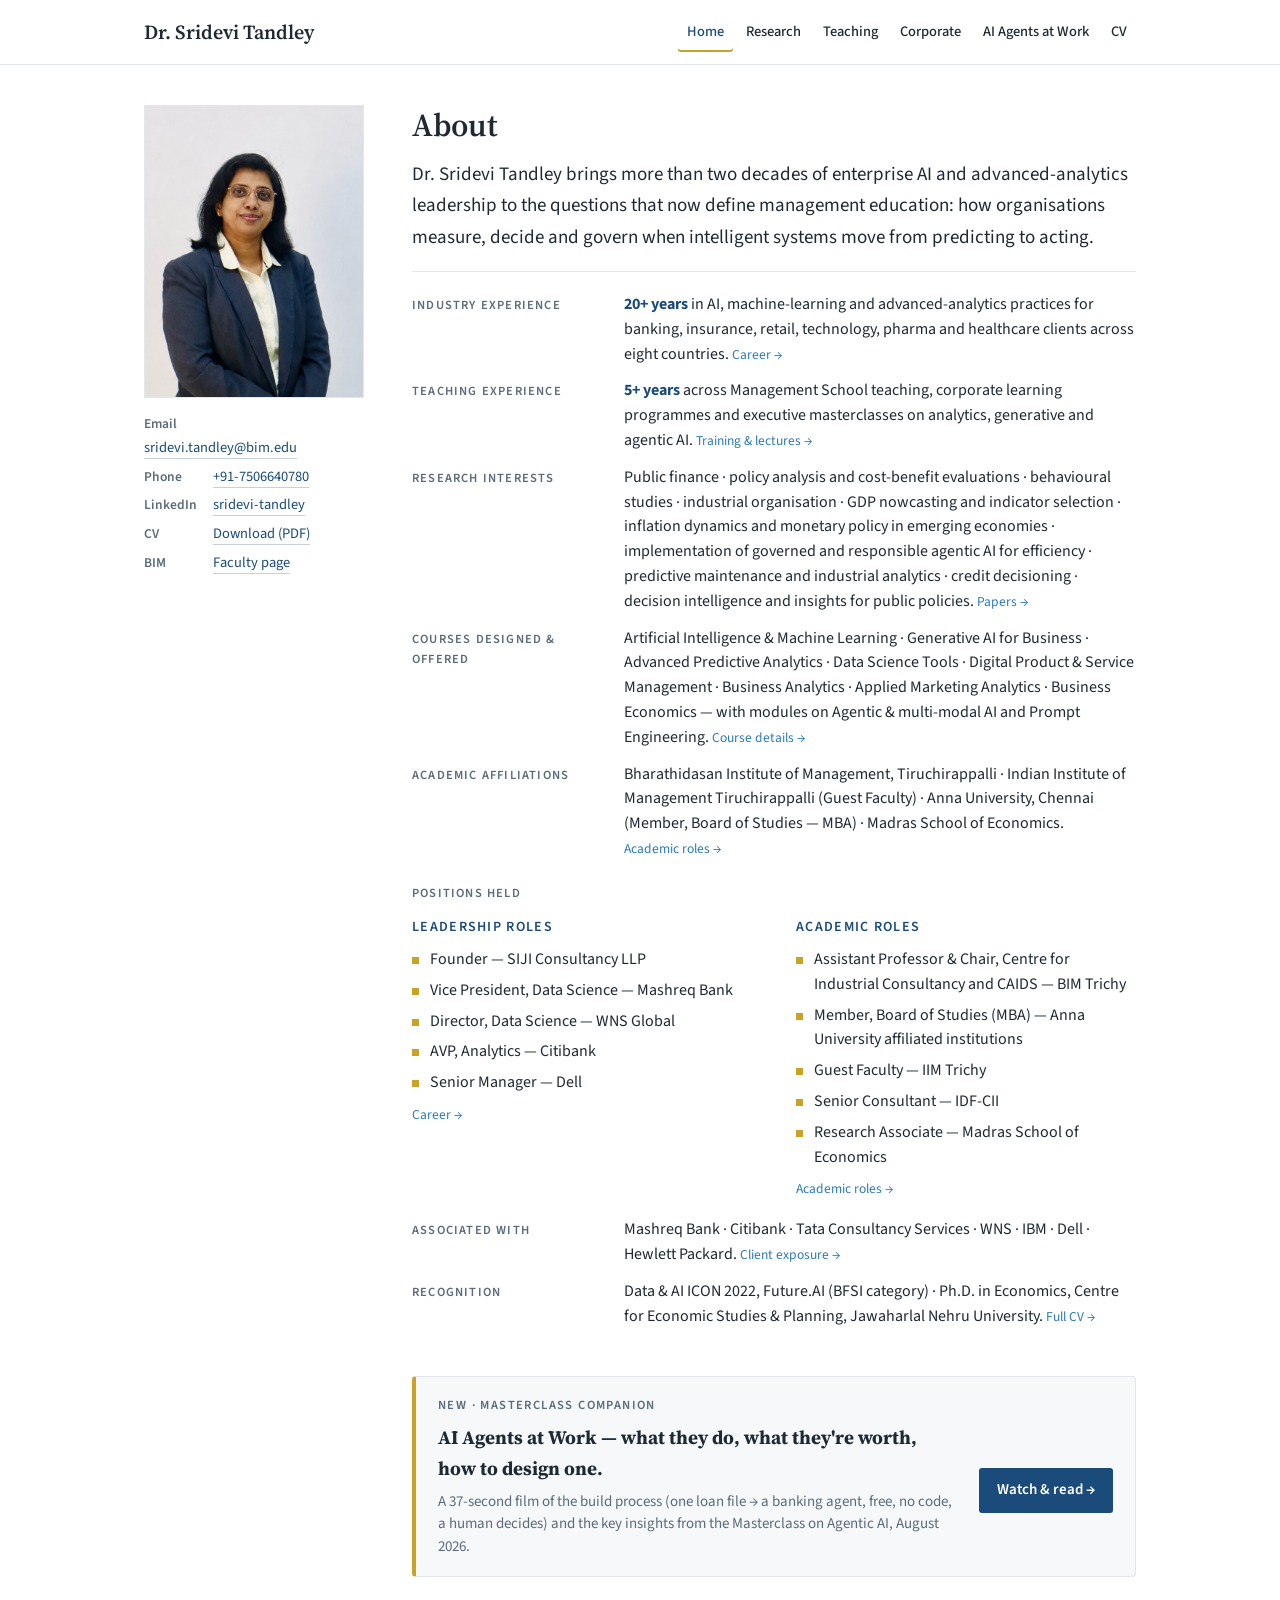
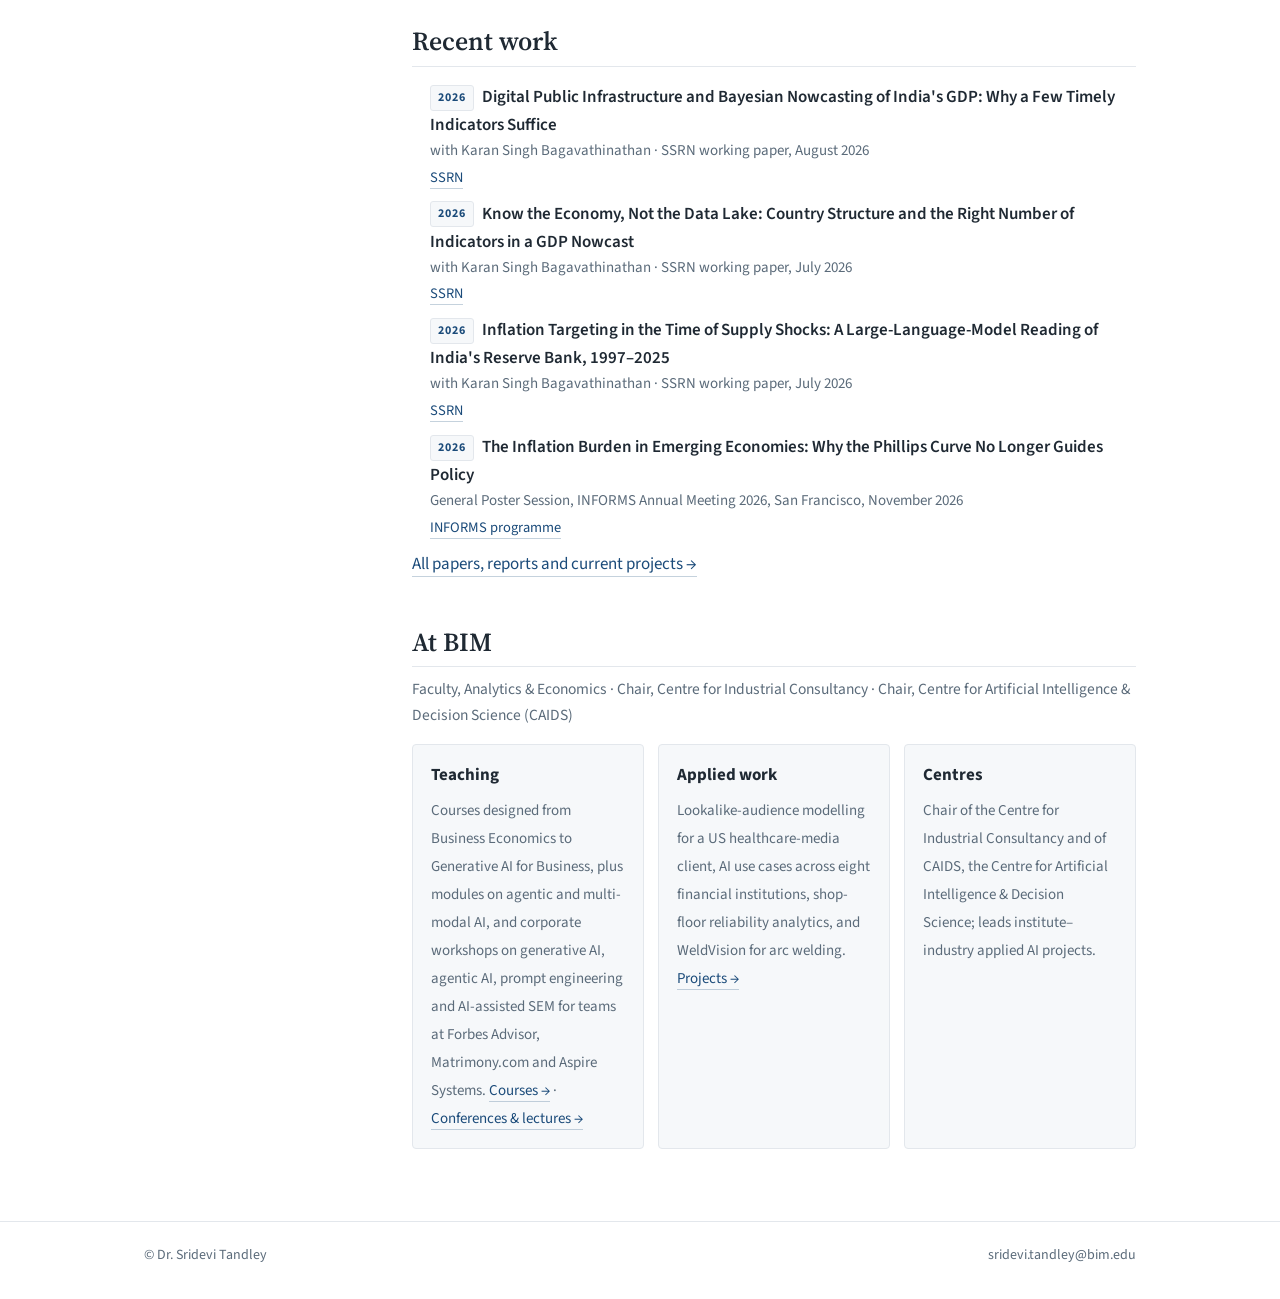
<file: index.html>
<!DOCTYPE html>
<html lang="en">
<head>
<meta charset="UTF-8">
<meta name="viewport" content="width=device-width, initial-scale=1.0">
<title>Dr. Sridevi Tandley</title>
<meta name="description" content="Dr. Sridevi Tandley — Faculty, Analytics & Economics at Bharathidasan Institute of Management, Tiruchirappalli; Founder, SIJI Consultancy LLP. 20+ years of enterprise AI and analytics leadership; research on GDP nowcasting, inflation and governed agentic AI.">
<link rel="icon" href="data:image/svg+xml,%3Csvg xmlns='http://www.w3.org/2000/svg' viewBox='0 0 64 64'%3E%3Crect width='64' height='64' rx='12' fill='%231B4B7A'/%3E%3Ctext x='32' y='43' text-anchor='middle' font-family='Georgia,serif' font-size='32' font-weight='600' fill='%23fff'%3ES%3C/text%3E%3Crect x='14' y='50' width='36' height='4' fill='%23C9A227'/%3E%3C/svg%3E">
<link rel="canonical" href="https://sridevi-tandley.github.io/">
<meta property="og:type" content="profile">
<meta property="og:title" content="Dr. Sridevi Tandley">
<meta property="og:description" content="Faculty, Analytics & Economics at BIM Tiruchirappalli and Founder of SIJI Consultancy LLP — 20+ years of enterprise AI and analytics leadership; research on GDP nowcasting, inflation and governed agentic AI.">
<meta property="og:url" content="https://sridevi-tandley.github.io/">
<meta property="og:image" content="https://sridevi-tandley.github.io/assets/photo-square.jpg">
<meta name="twitter:card" content="summary">
<link rel="preconnect" href="https://fonts.googleapis.com">
<link rel="stylesheet" href="https://fonts.googleapis.com/css2?family=Source+Serif+4:wght@400;600&family=Source+Sans+3:wght@400;600&display=swap">
<link rel="stylesheet" href="assets/style.css">
<script type="application/ld+json">
{"@context":"https://schema.org","@type":"Person","name":"Sridevi Tandley","honorificPrefix":"Dr.","jobTitle":"Faculty, Analytics & Economics","url":"https://sridevi-tandley.github.io/","email":"mailto:sridevi.tandley@bim.edu","image":"https://sridevi-tandley.github.io/assets/photo.jpg",
 "worksFor":{"@type":"CollegeOrUniversity","name":"Bharathidasan Institute of Management, Tiruchirappalli","url":"https://bim.edu/"},
 "alumniOf":[{"@type":"CollegeOrUniversity","name":"Jawaharlal Nehru University"},{"@type":"CollegeOrUniversity","name":"University of Madras"},{"@type":"CollegeOrUniversity","name":"Madras School of Economics, Anna University"}],
 "sameAs":["https://www.linkedin.com/in/sridevi-tandley-6a66ab9/","https://www.sijiconsultancy.com"],
 "knowsAbout":["Public finance","Policy analysis and cost-benefit evaluation","Behavioural studies","Industrial organisation","Economic nowcasting","Inflation and monetary policy","Governed and responsible agentic AI","Predictive maintenance","Machine learning","Decision intelligence for public policy"]}
</script>
</head>
<body>
<a class="skip" href="#main">Skip to content</a>
<header class="top">
  <div class="wrap">
    <a class="brand plain" href="index.html">Dr. Sridevi Tandley</a>
    <nav aria-label="Site">
      <a href="index.html" aria-current="page">Home</a>
      <a href="research.html">Research</a>
      <a href="teaching.html">Teaching</a>
      <a href="industry.html">Corporate</a>
      <a href="ai-agents-at-work.html">AI Agents at Work</a>
      <a href="cv.html">CV</a>
    </nav>
  </div>
</header>

<div class="wrap layout">
<aside class="side">
  <img src="assets/photo.jpg" alt="Dr. Sridevi Tandley" width="600" height="800">
  <ul class="links">
    <li><b>Email</b> <a href="mailto:sridevi.tandley@bim.edu">sridevi.tandley@bim.edu</a></li>
    <li><b>Phone</b> <a href="tel:+917506640780">+91&#8209;7506640780</a></li>
    <li><b>LinkedIn</b> <a href="https://www.linkedin.com/in/sridevi-tandley-6a66ab9/" target="_blank" rel="noopener">sridevi-tandley</a></li>
    <li><b>CV</b> <a href="cv/Sridevi_Tandley_CV.pdf" target="_blank" rel="noopener">Download (PDF)</a></li>
    <li><b>BIM</b> <a href="https://bim.edu/index/faculty/dr-sridevi-tandley/" target="_blank" rel="noopener">Faculty page</a></li>
  </ul>
</aside>
<main id="main">
  <h1 class="page-h">About</h1>
  <p class="lede">
    Dr. Sridevi Tandley brings more than two decades of enterprise AI and advanced-analytics leadership to
    the questions that now define management education: how organisations measure, decide and govern when
    intelligent systems move from predicting to acting.
  </p>
  <dl class="profile">
    <dt>Industry experience</dt>
    <dd><b>20+ years</b> in AI, machine-learning and advanced-analytics practices for banking, insurance, retail, technology, pharma and healthcare clients across eight countries. <a class="more" href="industry.html#career">Career →</a></dd>
    <dt>Teaching experience</dt>
    <dd><b>5+ years</b> across Management School teaching, corporate learning programmes and executive masterclasses on analytics, generative and agentic AI. <a class="more" href="teaching.html#training">Training &amp; lectures →</a></dd>
    <dt>Research interests</dt>
    <dd>Public finance · policy analysis and cost-benefit evaluations · behavioural studies · industrial organisation · GDP nowcasting and indicator selection · inflation dynamics and monetary policy in emerging economies · implementation of governed and responsible agentic AI for efficiency · predictive maintenance and industrial analytics · credit decisioning · decision intelligence and insights for public policies. <a class="more" href="research.html">Papers →</a></dd>
    <dt>Courses Designed &amp; Offered</dt>
    <dd>Artificial Intelligence &amp; Machine Learning · Generative AI for Business · Advanced Predictive Analytics · Data Science Tools · Digital Product &amp; Service Management · Business Analytics · Applied Marketing Analytics · Business Economics — with modules on Agentic &amp; multi-modal AI and Prompt Engineering. <a class="more" href="teaching.html#courses">Course details →</a></dd>
    <dt>Academic affiliations</dt>
    <dd>Bharathidasan Institute of Management, Tiruchirappalli · Indian Institute of Management Tiruchirappalli (Guest Faculty) · Anna University, Chennai (Member, Board of Studies — MBA) · Madras School of Economics. <a class="more" href="teaching.html#roles">Academic roles →</a></dd>
    <dt class="wide">Positions held</dt>
    <dd class="roles2 wide">
      <div><span class="muted">Leadership roles</span>
        <ul class="clean">
          <li>Founder — SIJI Consultancy LLP</li>
          <li>Vice President, Data Science — Mashreq Bank</li>
          <li>Director, Data Science — WNS Global</li>
          <li>AVP, Analytics — Citibank</li>
          <li>Senior Manager — Dell</li>
        </ul>
        <a class="more" href="industry.html#career">Career →</a></div>
      <div><span class="muted">Academic roles</span>
        <ul class="clean">
          <li>Assistant Professor &amp; Chair, Centre for Industrial Consultancy and CAIDS — BIM Trichy</li>
          <li>Member, Board of Studies (MBA) — Anna University affiliated institutions</li>
          <li>Guest Faculty — IIM Trichy</li>
          <li>Senior Consultant — IDF-CII</li>
          <li>Research Associate — Madras School of Economics</li>
        </ul>
        <a class="more" href="teaching.html#roles">Academic roles →</a></div>
    </dd>
    <dt>Associated with</dt>
    <dd>Mashreq Bank · Citibank · Tata Consultancy Services · WNS · IBM · Dell · Hewlett Packard. <a class="more" href="industry.html#clients">Client exposure →</a></dd>
    <dt>Recognition</dt>
    <dd>Data &amp; AI ICON 2022, Future.AI (BFSI category) · Ph.D. in Economics, Centre for Economic Studies &amp; Planning, Jawaharlal Nehru University. <a class="more" href="cv.html">Full CV →</a></dd>
  </dl>

  <div class="feature">
    <span class="eyebrow">New · Masterclass companion</span>
    <b>AI Agents at Work — what they do, what they're worth, how to design one.</b>
    <span>A 37-second film of the build process (one loan file → a banking agent, free, no code, a human decides) and the key insights from the Masterclass on Agentic AI, August 2026.</span>
    <a class="btn" href="ai-agents-at-work.html">Watch &amp; read →</a>
  </div>

  <h2>Recent work</h2>
  <ul class="clean pubs">
    <li><span class="year">2026</span><span class="t">Digital Public Infrastructure and Bayesian Nowcasting of India's GDP: Why a Few Timely Indicators Suffice</span><span class="m">with Karan Singh Bagavathinathan · SSRN working paper, August 2026</span><span class="l"><a href="https://papers.ssrn.com/sol3/papers.cfm?abstract_id=6897978" target="_blank" rel="noopener">SSRN</a></span></li>
    <li><span class="year">2026</span><span class="t">Know the Economy, Not the Data Lake: Country Structure and the Right Number of Indicators in a GDP Nowcast</span><span class="m">with Karan Singh Bagavathinathan · SSRN working paper, July 2026</span><span class="l"><a href="https://papers.ssrn.com/sol3/papers.cfm?abstract_id=7127798" target="_blank" rel="noopener">SSRN</a></span></li>
    <li><span class="year">2026</span><span class="t">Inflation Targeting in the Time of Supply Shocks: A Large-Language-Model Reading of India's Reserve Bank, 1997–2025</span><span class="m">with Karan Singh Bagavathinathan · SSRN working paper, July 2026</span><span class="l"><a href="https://papers.ssrn.com/sol3/papers.cfm?abstract_id=6970159" target="_blank" rel="noopener">SSRN</a></span></li>
    <li><span class="year">2026</span><span class="t">The Inflation Burden in Emerging Economies: Why the Phillips Curve No Longer Guides Policy</span><span class="m">General Poster Session, INFORMS Annual Meeting 2026, San Francisco, November 2026</span><span class="l"><a href="https://submissions.mirasmart.com/InformsAnnual2026/Itinerary/PresentationDetail.aspx?evdid=5952" target="_blank" rel="noopener">INFORMS programme</a></span></li>
  </ul>
  <p><a href="research.html">All papers, reports and current projects →</a></p>

  <h2>At BIM</h2>
  <p class="bim-line">Faculty, Analytics &amp; Economics · Chair, Centre for Industrial Consultancy · Chair, Centre for Artificial Intelligence &amp; Decision Science (CAIDS)</p>
  <div class="grid3">
    <div class="card"><b>Teaching</b><span>Courses designed from Business Economics to Generative AI for Business, plus modules on agentic and multi-modal AI, and corporate workshops on generative AI, agentic AI, prompt engineering and AI-assisted SEM for teams at Forbes Advisor, Matrimony.com and Aspire Systems. <a href="teaching.html">Courses →</a> · <a href="teaching.html#conferences">Conferences &amp; lectures →</a></span></div>
    <div class="card"><b>Applied work</b><span>Lookalike-audience modelling for a US healthcare-media client, AI use cases across eight financial institutions, shop-floor reliability analytics, and WeldVision for arc welding. <a href="industry.html">Projects →</a></span></div>
    <div class="card"><b>Centres</b><span>Chair of the Centre for Industrial Consultancy and of CAIDS, the Centre for Artificial Intelligence &amp; Decision Science; leads institute–industry applied AI projects.</span></div>
  </div>
</main>
</div>

<footer><div class="wrap"><span>© Dr. Sridevi Tandley</span><span>sridevi.tandley@bim.edu</span></div></footer>
</body>
</html>
</file>
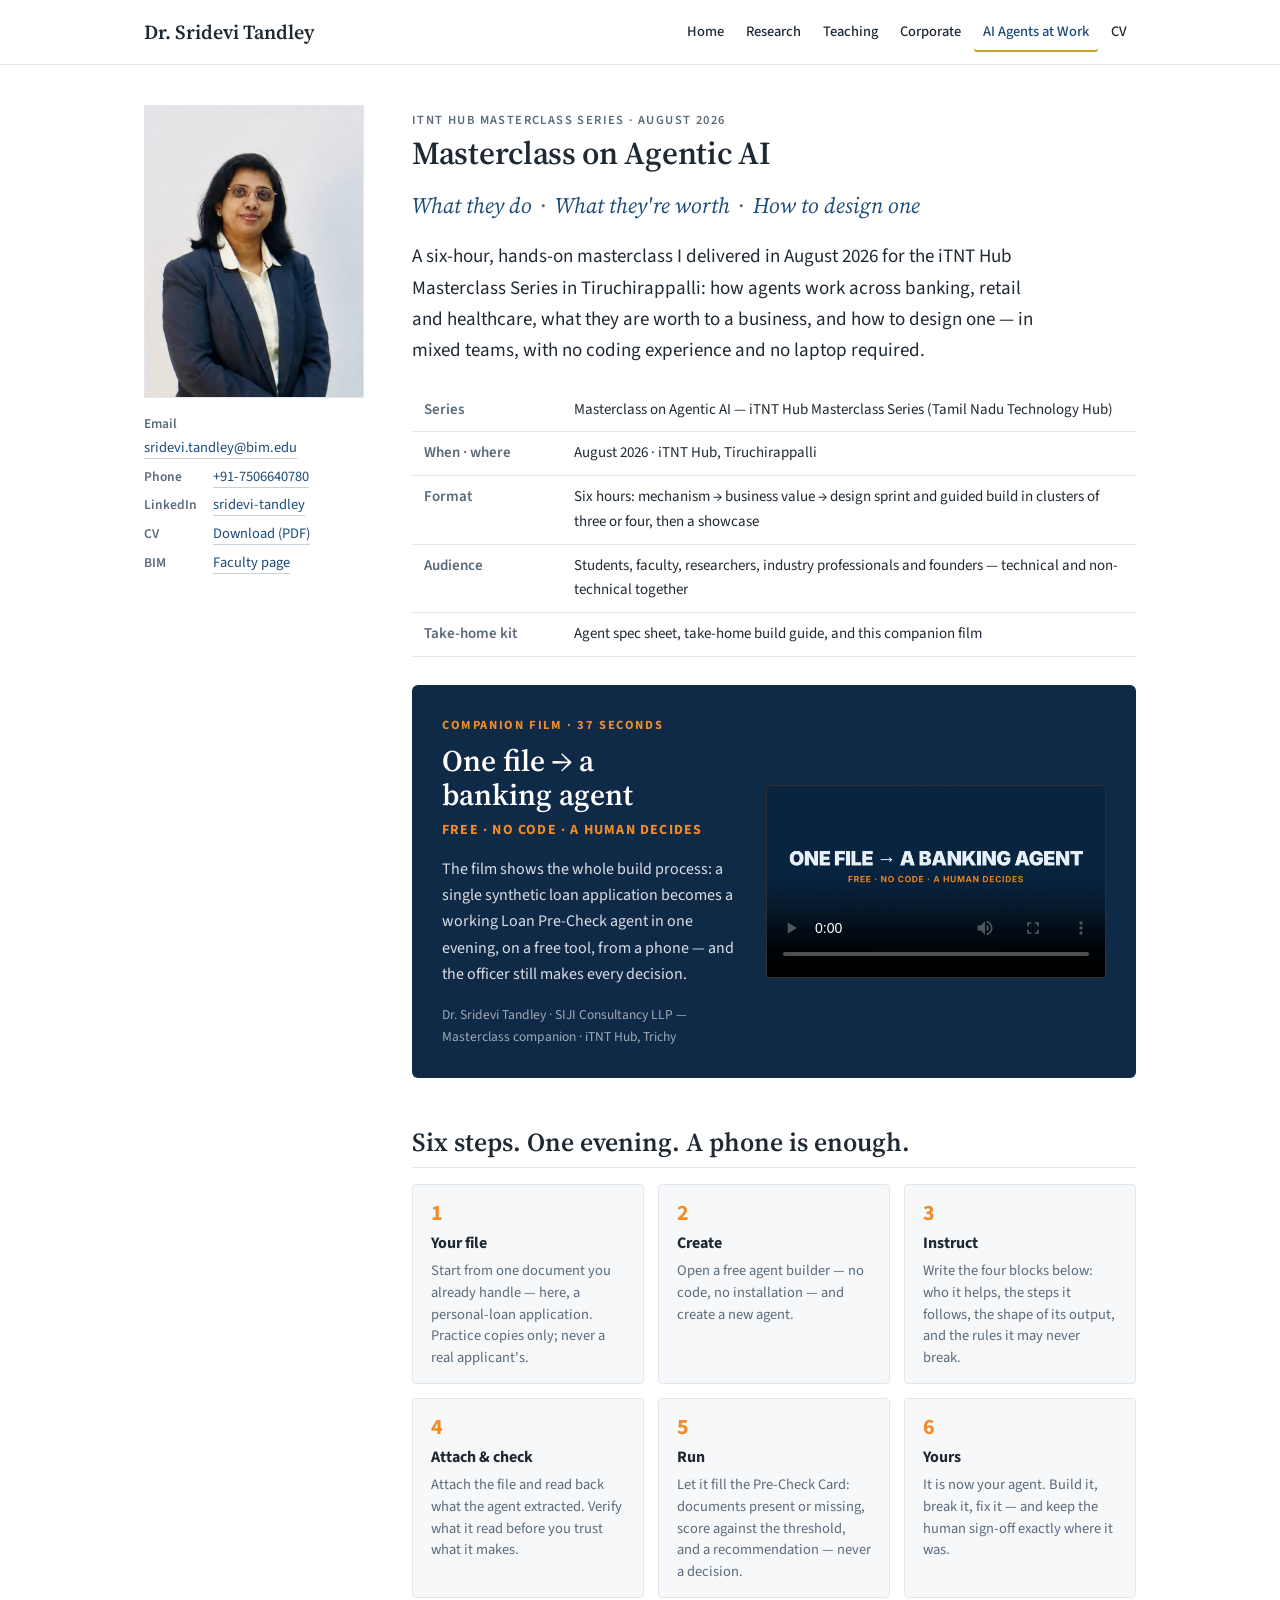
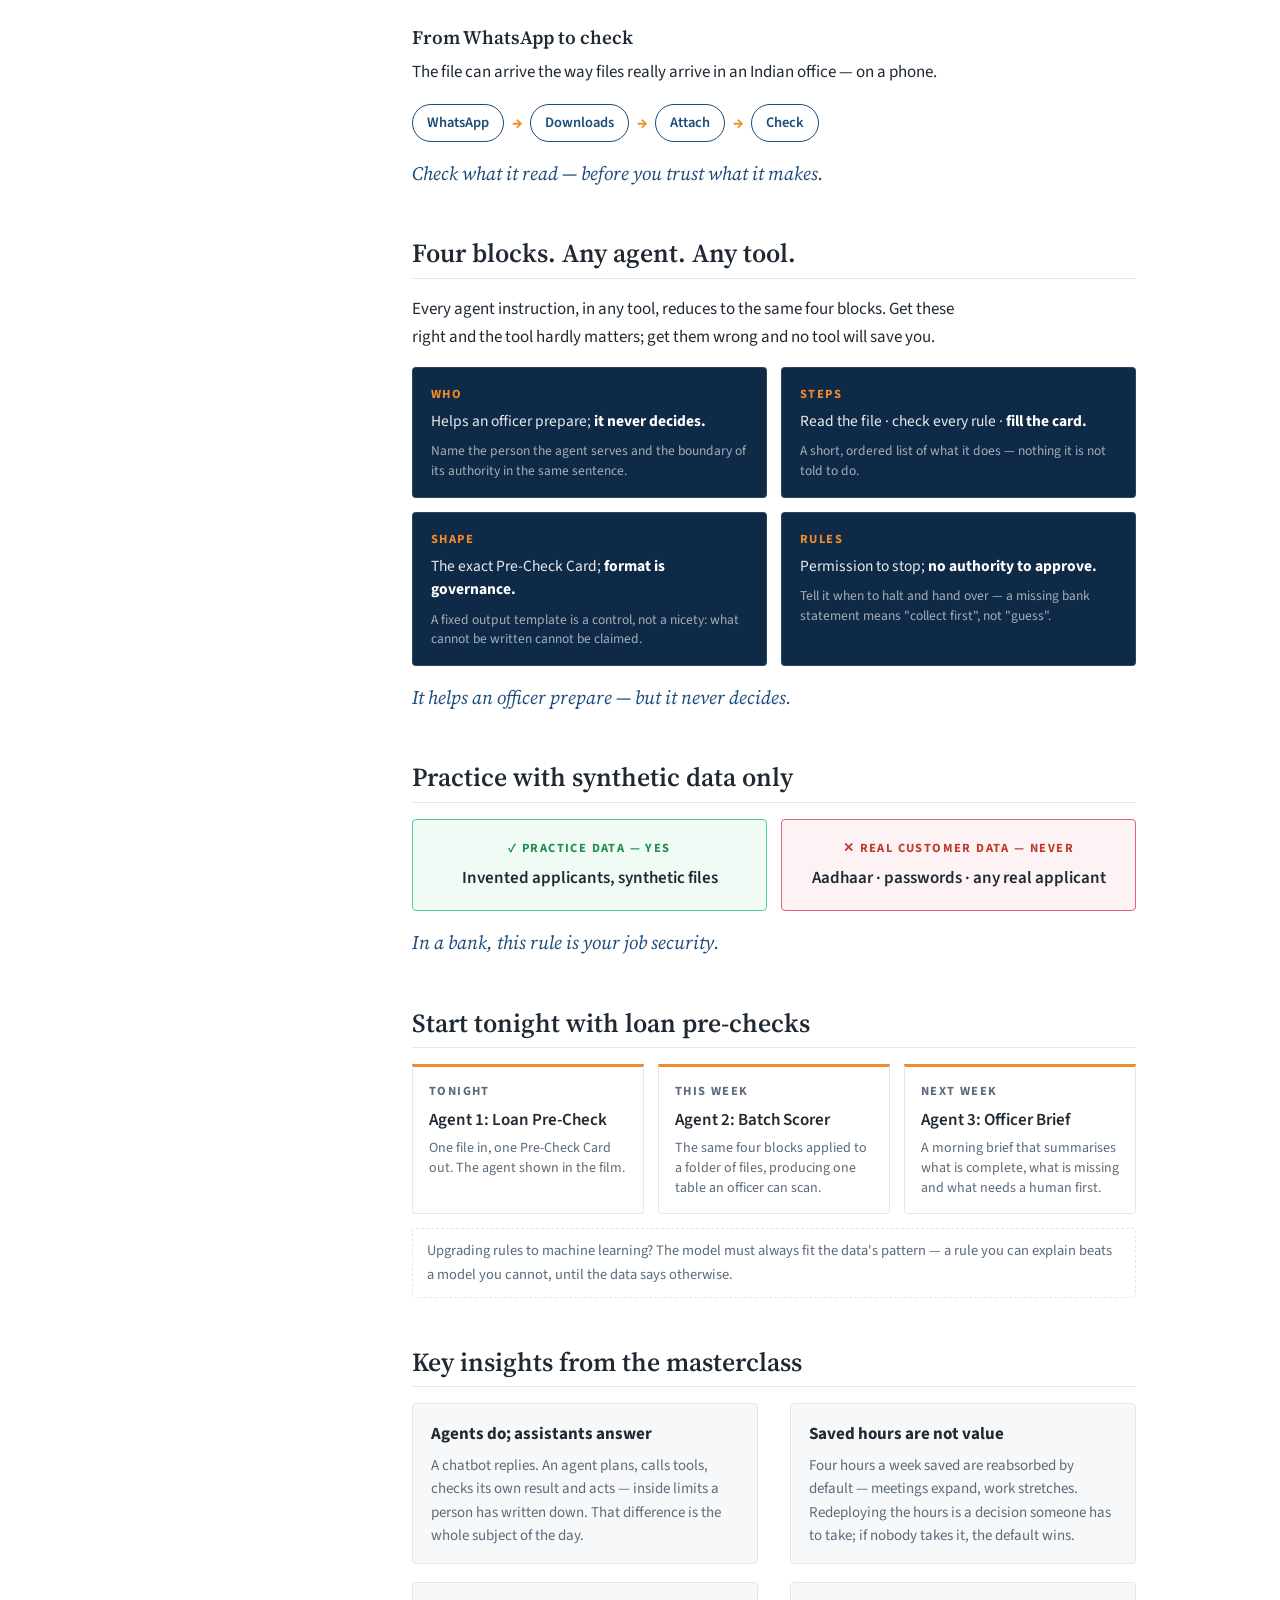
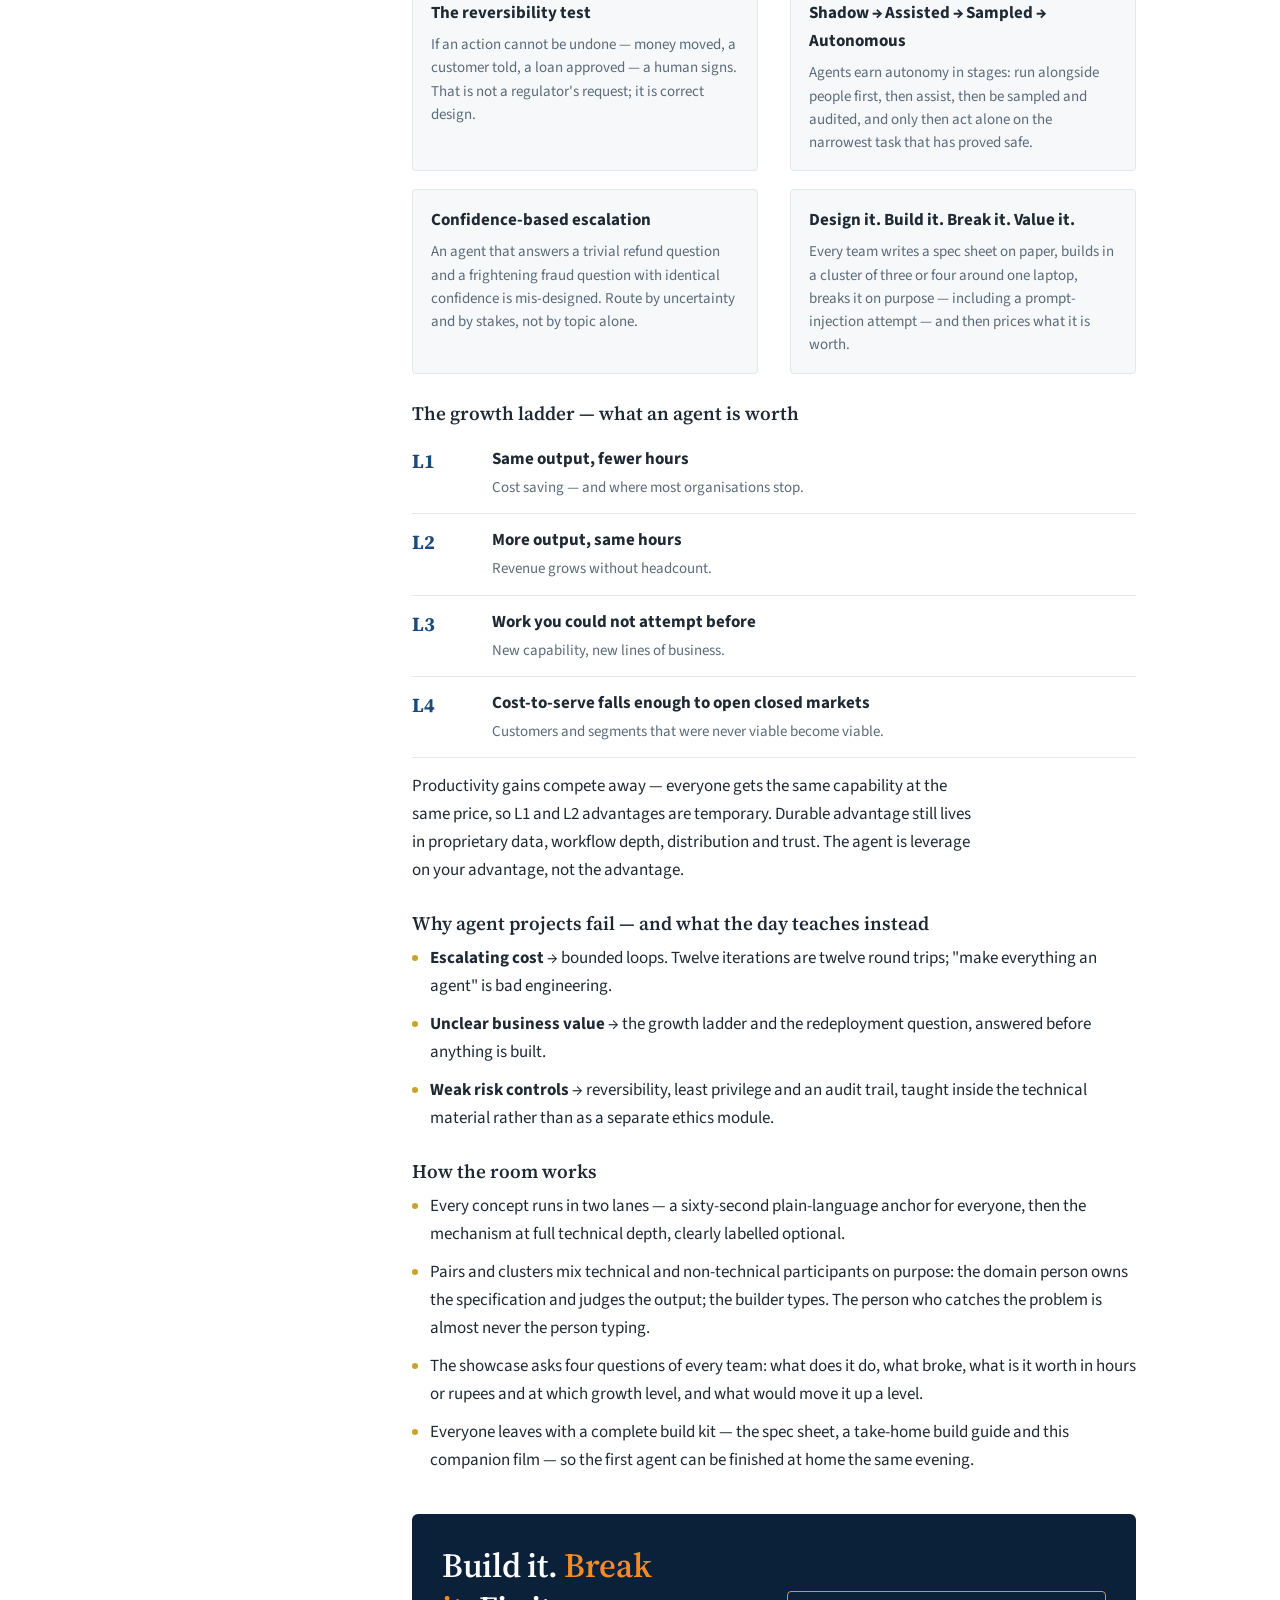
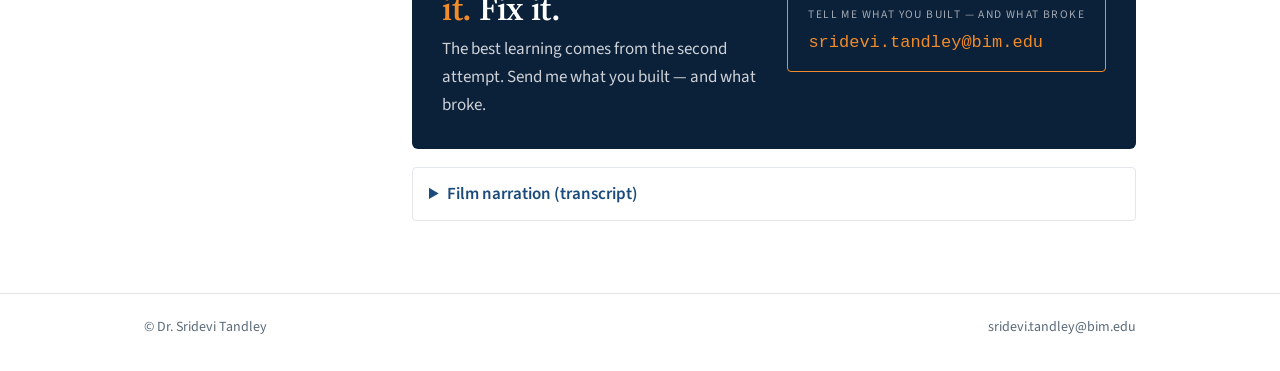
<file: ai-agents-at-work.html>
<!DOCTYPE html>
<html lang="en">
<head>
<meta charset="UTF-8">
<meta name="viewport" content="width=device-width, initial-scale=1.0">
<title>AI Agents at Work · Dr. Sridevi Tandley</title>
<meta name="description" content="AI Agents at Work — what they do, what they're worth, how to design one. Masterclass companion film and key insights from Dr. Sridevi Tandley's Masterclass on Agentic AI (iTNT Hub Masterclass Series).">
<link rel="icon" href="data:image/svg+xml,%3Csvg xmlns='http://www.w3.org/2000/svg' viewBox='0 0 64 64'%3E%3Crect width='64' height='64' rx='12' fill='%231B4B7A'/%3E%3Ctext x='32' y='43' text-anchor='middle' font-family='Georgia,serif' font-size='32' font-weight='600' fill='%23fff'%3ES%3C/text%3E%3Crect x='14' y='50' width='36' height='4' fill='%23C9A227'/%3E%3C/svg%3E">
<link rel="canonical" href="https://sridevi-tandley.github.io/ai-agents-at-work.html">
<meta property="og:type" content="website">
<meta property="og:title" content="AI Agents at Work · Dr. Sridevi Tandley">
<meta property="og:description" content="Masterclass companion film and key insights: what AI agents do, what they are worth, how to design one.">
<meta property="og:url" content="https://sridevi-tandley.github.io/ai-agents-at-work.html">
<meta property="og:image" content="https://sridevi-tandley.github.io/assets/video/AgenticAI_Build_Process_poster.jpg">
<meta name="twitter:card" content="summary_large_image">
<link rel="preconnect" href="https://fonts.googleapis.com">
<link rel="stylesheet" href="https://fonts.googleapis.com/css2?family=Source+Serif+4:ital,wght@0,400;0,600;1,400&family=Source+Sans+3:wght@400;600;700&display=swap">
<link rel="stylesheet" href="assets/style.css">
<style>
/* page-specific: companion film panel and insight blocks (site palette + the film's navy/orange) */
:root{--film:#0F2A47;--film-deep:#0B2039;--orange:#F28C28;--mint:#4CD48A;--rose:#E8636F}
.tri{font-family:var(--serif);font-style:italic;font-size:22px;color:var(--navy);margin:8px 0 0}
.tri span{color:var(--soft);font-style:normal;padding:0 8px}
.glance{width:100%;border-collapse:collapse;margin-top:22px;font-size:15px}
.glance th,.glance td{text-align:left;vertical-align:top;padding:9px 12px;border-bottom:1px solid var(--rule)}
.glance th{width:150px;color:var(--soft);font-weight:600;white-space:nowrap}
@media (max-width:600px){.glance th{width:auto;white-space:normal}}
.companion{margin-top:28px;background:var(--film);color:#fff;border-radius:6px;padding:30px;display:grid;grid-template-columns:1fr 1.15fr;gap:28px;align-items:center}
.companion .k{font-size:12.5px;letter-spacing:1.6px;text-transform:uppercase;color:var(--orange);font-weight:700}
.companion h2{color:#fff;border:0;margin:8px 0 6px;padding:0;font-size:30px;line-height:1.15}
.companion .sub{color:var(--orange);font-weight:700;letter-spacing:1.2px;text-transform:uppercase;font-size:14px;margin:0 0 14px}
.companion p{color:rgba(255,255,255,.85);font-size:16px}
.companion .meta{font-size:13.5px;color:rgba(255,255,255,.6);margin:0}
.companion video{width:100%;height:auto;display:block;border:1px solid rgba(255,255,255,.18);background:#000;border-radius:4px}
.steps{list-style:none;margin:0;padding:0;display:grid;grid-template-columns:repeat(3,1fr);gap:14px;counter-reset:s}
.steps li{counter-increment:s;background:var(--mist);border:1px solid var(--rule);border-radius:4px;padding:16px 18px 14px}
.steps li::before{content:counter(s);display:inline-block;font-weight:700;color:var(--orange);font-size:22px;line-height:1;margin-bottom:6px}
.steps b{display:block;font-size:16px}
.steps span{display:block;font-size:14.5px;color:var(--soft);line-height:1.5;margin-top:4px}
.flow{display:flex;align-items:center;gap:8px;flex-wrap:wrap;margin:18px 0 8px}
.flow .n{border:1px solid var(--navy);color:var(--navy);border-radius:999px;padding:6px 14px;font-weight:600;font-size:14.5px;background:#fff}
.flow .a{color:var(--orange);font-weight:700}
.blocks{display:grid;grid-template-columns:1fr 1fr;gap:14px}
.blocks div{background:var(--film);color:#fff;border-radius:4px;padding:16px 18px;border:1px solid rgba(255,255,255,.12)}
.blocks b{display:block;color:var(--orange);letter-spacing:1.4px;text-transform:uppercase;font-size:12.5px;margin-bottom:6px}
.blocks p{margin:0;color:rgba(255,255,255,.9);font-size:15.5px;line-height:1.5}
.blocks p em{color:#fff;font-style:normal;font-weight:700}
.blocks small{display:block;margin-top:8px;color:rgba(255,255,255,.62);font-size:13.5px;line-height:1.45}
.yesno{display:grid;grid-template-columns:1fr 1fr;gap:14px}
.yesno div{border-radius:4px;padding:18px;border:1.5px solid;text-align:center}
.yesno .yes{border-color:var(--mint);background:#F1FBF5}.yesno .no{border-color:var(--rose);background:#FDF3F4}
.yesno b{display:block;font-size:12.5px;letter-spacing:1.4px;text-transform:uppercase;margin-bottom:6px}
.yesno .yes b{color:#1E8E52}.yesno .no b{color:#C0392B}
.yesno p{margin:0;font-weight:600}
.rule{margin:16px 0 0;font-family:var(--serif);font-style:italic;font-size:19px;color:var(--navy)}
.path{display:grid;grid-template-columns:repeat(3,1fr);gap:14px}
.path div{border:1px solid var(--rule);border-top:3px solid var(--orange);padding:14px 16px;background:#fff;border-radius:0 0 4px 4px}
.path b{display:block;font-size:12.5px;letter-spacing:1.4px;text-transform:uppercase;color:var(--soft);margin-bottom:4px}
.path span{font-weight:600;display:block}
.path small{display:block;color:var(--soft);font-size:14px;line-height:1.45;margin-top:4px}
.note{margin-top:14px;border:1px dashed var(--rule);padding:10px 14px;font-size:14.5px;color:var(--soft);border-radius:4px}
.ladder{list-style:none;margin:0;padding:0}
.ladder li{display:grid;grid-template-columns:64px 1fr;gap:16px;padding:12px 0;border-bottom:1px solid var(--rule)}
.ladder .lv{font-weight:700;color:var(--navy);font-family:var(--serif);font-size:20px}
.ladder b{display:block}
.ladder span{color:var(--soft);font-size:15px}
.insights{display:grid;grid-template-columns:1fr 1fr;gap:18px 32px}
.insights .card p{margin:0;font-size:15px;color:var(--soft);line-height:1.55}
.cta{margin-top:40px;background:var(--film-deep);color:#fff;border-radius:6px;padding:30px;display:grid;grid-template-columns:1fr auto;gap:24px;align-items:center}
.cta h2{color:#fff;border:0;margin:0 0 6px;padding:0;font-size:34px;letter-spacing:-.3px}
.cta h2 em{color:var(--orange);font-style:normal}
.cta p{margin:0;color:rgba(255,255,255,.8)}
.cta a.mail{display:inline-block;border:1px solid var(--orange);color:var(--orange);font-family:ui-monospace,Menlo,Consolas,monospace;font-size:17px;padding:14px 20px;border-radius:4px;background:transparent}
.cta a.mail small{display:block;font-family:var(--sans);font-size:11.5px;letter-spacing:1.4px;text-transform:uppercase;color:rgba(255,255,255,.62);margin-bottom:4px}
.cta a.mail:hover{background:rgba(242,140,40,.12)}
details{margin-top:18px;border:1px solid var(--rule);border-radius:4px;padding:12px 16px}
summary{cursor:pointer;font-weight:600;color:var(--navy)}
details p{margin:12px 0 0;color:var(--soft);font-size:15.5px}
@media (max-width:1100px){.companion{grid-template-columns:1fr}}
@media (max-width:820px){.blocks,.yesno,.insights,.cta{grid-template-columns:1fr}.steps,.path{grid-template-columns:1fr}.companion h2{font-size:26px}.cta h2{font-size:28px}}
</style>
</head>
<body>
<a class="skip" href="#main">Skip to content</a>
<header class="top">
  <div class="wrap">
    <a class="brand plain" href="index.html">Dr. Sridevi Tandley</a>
    <nav aria-label="Site">
      <a href="index.html">Home</a>
      <a href="research.html">Research</a>
      <a href="teaching.html">Teaching</a>
      <a href="industry.html">Corporate</a>
      <a href="ai-agents-at-work.html" aria-current="page">AI Agents at Work</a>
      <a href="cv.html">CV</a>
    </nav>
  </div>
</header>

<div class="wrap layout">
<aside class="side">
  <img src="assets/photo.jpg" alt="Dr. Sridevi Tandley" width="600" height="800">
  <ul class="links">
    <li><b>Email</b> <a href="mailto:sridevi.tandley@bim.edu">sridevi.tandley@bim.edu</a></li>
    <li><b>Phone</b> <a href="tel:+917506640780">+91&#8209;7506640780</a></li>
    <li><b>LinkedIn</b> <a href="https://www.linkedin.com/in/dr-sridevi-tandley-ph-d-6a66ab9/" target="_blank" rel="noopener">sridevi-tandley</a></li>
    <li><b>CV</b> <a href="cv/Sridevi_Tandley_CV.pdf" target="_blank" rel="noopener">Download (PDF)</a></li>
    <li><b>BIM</b> <a href="https://bim.edu/index/faculty/dr-sridevi-tandley/" target="_blank" rel="noopener">Faculty page</a></li>
  </ul>
</aside>
<main id="main">
  <span class="eyebrow">iTNT Hub Masterclass Series · August 2026</span>
  <h1 class="page-h">Masterclass on Agentic AI</h1>
  <p class="tri">What they do<span>·</span>What they're worth<span>·</span>How to design one</p>
  <p class="lede" style="margin-top:18px;max-width:70ch">
    A six-hour, hands-on masterclass I delivered in August 2026 for the iTNT Hub Masterclass Series in
    Tiruchirappalli: how agents work across banking, retail and healthcare, what they are worth to a business,
    and how to design one — in mixed teams, with no coding experience and no laptop required.
  </p>

  <table class="glance" aria-label="Session at a glance">
    <tbody>
      <tr><th scope="row">Series</th><td>Masterclass on Agentic AI — iTNT Hub Masterclass Series (Tamil Nadu Technology Hub)</td></tr>
      <tr><th scope="row">When · where</th><td>August 2026 · iTNT Hub, Tiruchirappalli</td></tr>
      <tr><th scope="row">Format</th><td>Six hours: mechanism → business value → design sprint and guided build in clusters of three or four, then a showcase</td></tr>
      <tr><th scope="row">Audience</th><td>Students, faculty, researchers, industry professionals and founders — technical and non-technical together</td></tr>
      <tr><th scope="row">Take-home kit</th><td>Agent spec sheet, take-home build guide, and this companion film</td></tr>
    </tbody>
  </table>

  <section class="companion" id="film">
    <div>
      <div class="k">Companion film · 37 seconds</div>
      <h2>One file → a banking agent</h2>
      <p class="sub">Free · No code · A human decides</p>
      <p>The film shows the whole build process: a single synthetic loan application becomes a working
        Loan Pre-Check agent in one evening, on a free tool, from a phone — and the officer still makes every decision.</p>
      <p class="meta">Dr. Sridevi Tandley · SIJI Consultancy LLP — Masterclass companion · iTNT Hub, Trichy</p>
    </div>
    <div>
      <video controls playsinline preload="metadata" width="1280" height="720" aria-describedby="transcript" poster="assets/video/AgenticAI_Build_Process_poster.jpg">
        <source src="assets/video/AgenticAI_Build_Process.mp4" type="video/mp4">
        Your browser cannot play this video. <a href="assets/video/AgenticAI_Build_Process.mp4" style="color:#fff">Download the MP4.</a>
      </video>
    </div>
  </section>

  <h2>Six steps. One evening. A phone is enough.</h2>
  <ol class="steps">
    <li><b>Your file</b><span>Start from one document you already handle — here, a personal-loan application. Practice copies only; never a real applicant's.</span></li>
    <li><b>Create</b><span>Open a free agent builder — no code, no installation — and create a new agent.</span></li>
    <li><b>Instruct</b><span>Write the four blocks below: who it helps, the steps it follows, the shape of its output, and the rules it may never break.</span></li>
    <li><b>Attach &amp; check</b><span>Attach the file and read back what the agent extracted. Verify what it read before you trust what it makes.</span></li>
    <li><b>Run</b><span>Let it fill the Pre-Check Card: documents present or missing, score against the threshold, and a recommendation — never a decision.</span></li>
    <li><b>Yours</b><span>It is now your agent. Build it, break it, fix it — and keep the human sign-off exactly where it was.</span></li>
  </ol>

  <h3>From WhatsApp to check</h3>
  <p>The file can arrive the way files really arrive in an Indian office — on a phone.</p>
  <div class="flow">
    <span class="n">WhatsApp</span><span class="a">→</span><span class="n">Downloads</span><span class="a">→</span><span class="n">Attach</span><span class="a">→</span><span class="n">Check</span>
  </div>
  <p class="rule">Check what it read — before you trust what it makes.</p>

  <h2>Four blocks. Any agent. Any tool.</h2>
  <p style="max-width:70ch">Every agent instruction, in any tool, reduces to the same four blocks. Get these right and the tool hardly matters; get them wrong and no tool will save you.</p>
  <div class="blocks">
    <div><b>Who</b><p>Helps an officer prepare; <em>it never decides.</em></p><small>Name the person the agent serves and the boundary of its authority in the same sentence.</small></div>
    <div><b>Steps</b><p>Read the file · check every rule · <em>fill the card.</em></p><small>A short, ordered list of what it does — nothing it is not told to do.</small></div>
    <div><b>Shape</b><p>The exact Pre-Check Card; <em>format is governance.</em></p><small>A fixed output template is a control, not a nicety: what cannot be written cannot be claimed.</small></div>
    <div><b>Rules</b><p>Permission to stop; <em>no authority to approve.</em></p><small>Tell it when to halt and hand over — a missing bank statement means "collect first", not "guess".</small></div>
  </div>
  <p class="rule">It helps an officer prepare — but it never decides.</p>

  <h2>Practice with synthetic data only</h2>
  <div class="yesno">
    <div class="yes"><b>✓ Practice data — yes</b><p>Invented applicants, synthetic files</p></div>
    <div class="no"><b>✕ Real customer data — never</b><p>Aadhaar · passwords · any real applicant</p></div>
  </div>
  <p class="rule">In a bank, this rule is your job security.</p>

  <h2>Start tonight with loan pre-checks</h2>
  <div class="path">
    <div><b>Tonight</b><span>Agent 1: Loan Pre-Check</span><small>One file in, one Pre-Check Card out. The agent shown in the film.</small></div>
    <div><b>This week</b><span>Agent 2: Batch Scorer</span><small>The same four blocks applied to a folder of files, producing one table an officer can scan.</small></div>
    <div><b>Next week</b><span>Agent 3: Officer Brief</span><small>A morning brief that summarises what is complete, what is missing and what needs a human first.</small></div>
  </div>
  <p class="note">Upgrading rules to machine learning? The model must always fit the data's pattern — a rule you can explain beats a model you cannot, until the data says otherwise.</p>

  <h2>Key insights from the masterclass</h2>
  <div class="insights">
    <div class="card"><b>Agents do; assistants answer</b><p>A chatbot replies. An agent plans, calls tools, checks its own result and acts — inside limits a person has written down. That difference is the whole subject of the day.</p></div>
    <div class="card"><b>Saved hours are not value</b><p>Four hours a week saved are reabsorbed by default — meetings expand, work stretches. Redeploying the hours is a decision someone has to take; if nobody takes it, the default wins.</p></div>
    <div class="card"><b>The reversibility test</b><p>If an action cannot be undone — money moved, a customer told, a loan approved — a human signs. That is not a regulator's request; it is correct design.</p></div>
    <div class="card"><b>Shadow → Assisted → Sampled → Autonomous</b><p>Agents earn autonomy in stages: run alongside people first, then assist, then be sampled and audited, and only then act alone on the narrowest task that has proved safe.</p></div>
    <div class="card"><b>Confidence-based escalation</b><p>An agent that answers a trivial refund question and a frightening fraud question with identical confidence is mis-designed. Route by uncertainty and by stakes, not by topic alone.</p></div>
    <div class="card"><b>Design it. Build it. Break it. Value it.</b><p>Every team writes a spec sheet on paper, builds in a cluster of three or four around one laptop, breaks it on purpose — including a prompt-injection attempt — and then prices what it is worth.</p></div>
  </div>

  <h3>The growth ladder — what an agent is worth</h3>
  <ul class="ladder">
    <li><span class="lv">L1</span><div><b>Same output, fewer hours</b><span>Cost saving — and where most organisations stop.</span></div></li>
    <li><span class="lv">L2</span><div><b>More output, same hours</b><span>Revenue grows without headcount.</span></div></li>
    <li><span class="lv">L3</span><div><b>Work you could not attempt before</b><span>New capability, new lines of business.</span></div></li>
    <li><span class="lv">L4</span><div><b>Cost-to-serve falls enough to open closed markets</b><span>Customers and segments that were never viable become viable.</span></div></li>
  </ul>
  <p style="max-width:70ch;margin-top:14px">Productivity gains compete away — everyone gets the same capability at the same price, so L1 and L2 advantages are temporary. Durable advantage still lives in proprietary data, workflow depth, distribution and trust. The agent is leverage on your advantage, not the advantage.</p>

  <h3>Why agent projects fail — and what the day teaches instead</h3>
  <ul class="clean">
    <li><b>Escalating cost</b> → bounded loops. Twelve iterations are twelve round trips; "make everything an agent" is bad engineering.</li>
    <li><b>Unclear business value</b> → the growth ladder and the redeployment question, answered before anything is built.</li>
    <li><b>Weak risk controls</b> → reversibility, least privilege and an audit trail, taught inside the technical material rather than as a separate ethics module.</li>
  </ul>

  <h3>How the room works</h3>
  <ul class="clean">
    <li>Every concept runs in two lanes — a sixty-second plain-language anchor for everyone, then the mechanism at full technical depth, clearly labelled optional.</li>
    <li>Pairs and clusters mix technical and non-technical participants on purpose: the domain person owns the specification and judges the output; the builder types. The person who catches the problem is almost never the person typing.</li>
    <li>The showcase asks four questions of every team: what does it do, what broke, what is it worth in hours or rupees and at which growth level, and what would move it up a level.</li>
    <li>Everyone leaves with a complete build kit — the spec sheet, a take-home build guide and this companion film — so the first agent can be finished at home the same evening.</li>
  </ul>

  <section class="cta">
    <div>
      <h2>Build it. <em>Break it.</em> Fix it.</h2>
      <p>The best learning comes from the second attempt. Send me what you built — and what broke.</p>
    </div>
    <a class="mail" href="mailto:sridevi.tandley@bim.edu?subject=AI%20Agents%20at%20Work%20%E2%80%94%20what%20I%20built"><small>Tell me what you built — and what broke</small>sridevi.tandley@bim.edu</a>
  </section>

  <details id="transcript">
    <summary>Film narration (transcript)</summary>
    <p>Turn a single loan file into a banking agent. Free, no code, and a human always decides. Six steps. One evening. A phone is enough to build your first agent. From WhatsApp to check. Verify what it read before you trust what it makes. Four blocks for any tool. It helps an officer prepare, but it never decides. Practice with synthetic data only. In a bank, this rule is your job security. Start tonight with loan pre-checks. The model must always fit the data's pattern. Build it, break it, fix it. Tell me what you built at the email below.</p>
  </details>
</main>
</div>

<footer><div class="wrap"><span>© Dr. Sridevi Tandley</span><span>sridevi.tandley@bim.edu</span></div></footer>
</body>
</html>
</file>
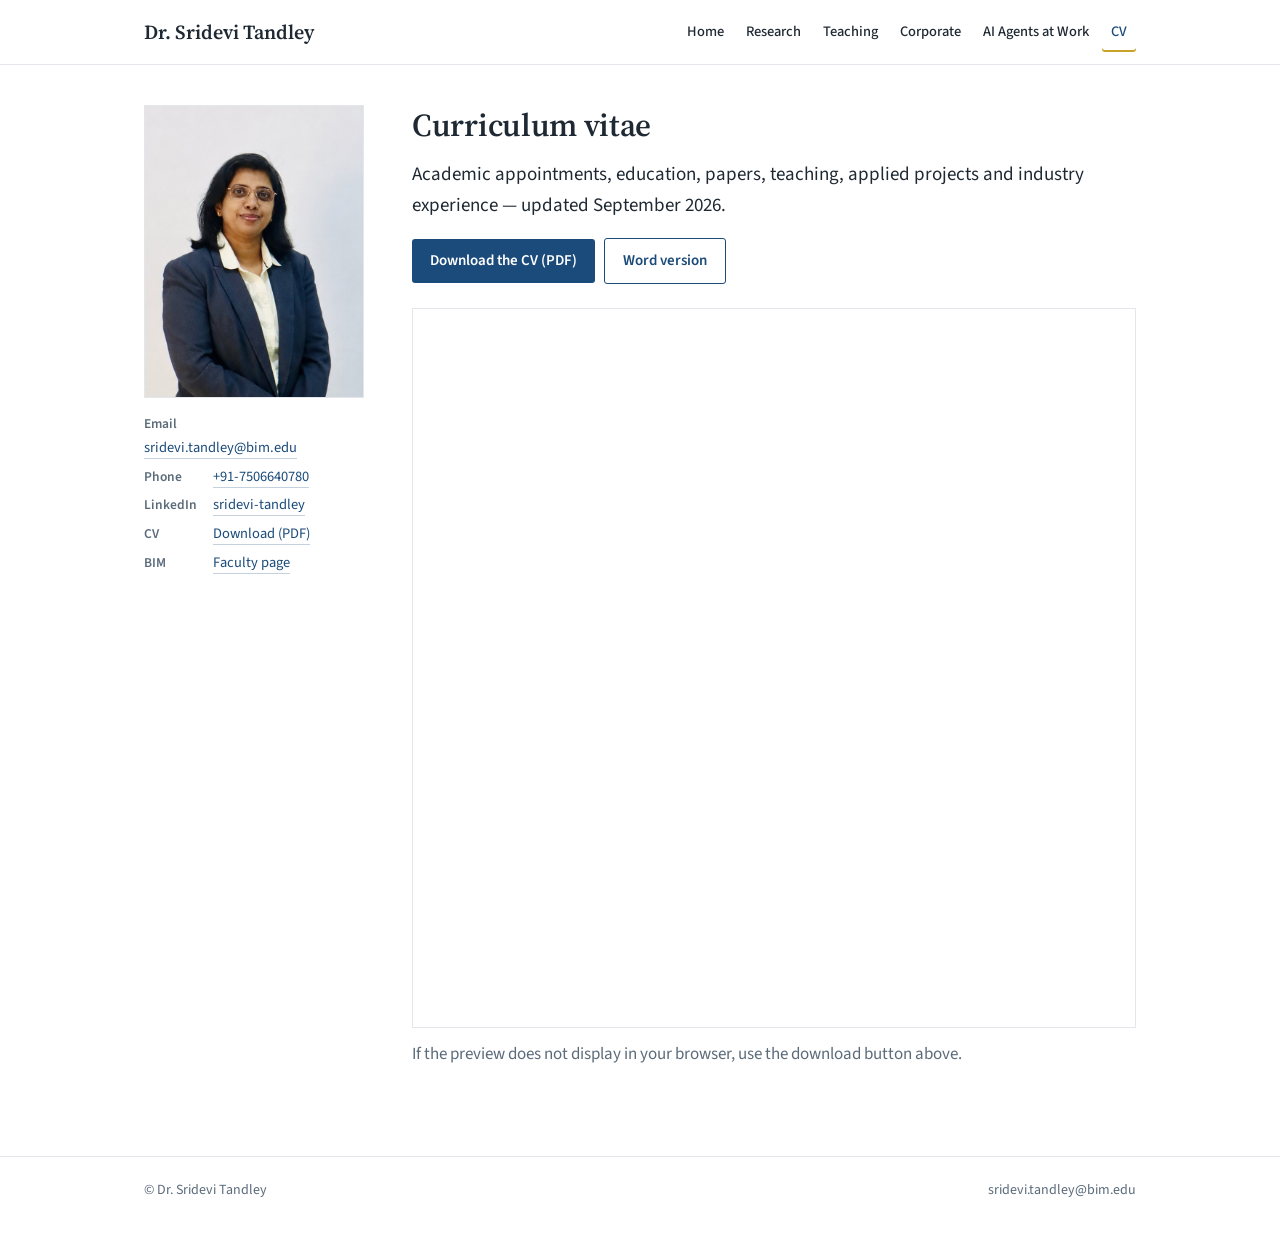
<file: cv.html>
<!DOCTYPE html>
<html lang="en">
<head>
<meta charset="UTF-8">
<meta name="viewport" content="width=device-width, initial-scale=1.0">
<title>CV · Dr. Sridevi Tandley</title>
<meta name="description" content="Curriculum vitae of Dr. Sridevi Tandley — download as PDF.">
<link rel="icon" href="data:image/svg+xml,%3Csvg xmlns='http://www.w3.org/2000/svg' viewBox='0 0 64 64'%3E%3Crect width='64' height='64' rx='12' fill='%231B4B7A'/%3E%3Ctext x='32' y='43' text-anchor='middle' font-family='Georgia,serif' font-size='32' font-weight='600' fill='%23fff'%3ES%3C/text%3E%3Crect x='14' y='50' width='36' height='4' fill='%23C9A227'/%3E%3C/svg%3E">
<link rel="canonical" href="https://sridevi-tandley.github.io/cv.html">
<meta property="og:type" content="website">
<meta property="og:title" content="CV · Dr. Sridevi Tandley">
<meta property="og:description" content="Curriculum vitae of Dr. Sridevi Tandley — PDF and Word.">
<meta property="og:url" content="https://sridevi-tandley.github.io/cv.html">
<meta property="og:image" content="https://sridevi-tandley.github.io/assets/photo-square.jpg">
<meta name="twitter:card" content="summary">
<link rel="preconnect" href="https://fonts.googleapis.com">
<link rel="stylesheet" href="https://fonts.googleapis.com/css2?family=Source+Serif+4:wght@400;600&family=Source+Sans+3:wght@400;600&display=swap">
<link rel="stylesheet" href="assets/style.css">
<style>.pdfbox{margin-top:24px;border:1px solid var(--rule);height:80vh;min-height:520px} .pdfbox iframe{width:100%;height:100%;border:0}</style>
</head>
<body>
<a class="skip" href="#main">Skip to content</a>
<header class="top">
  <div class="wrap">
    <a class="brand plain" href="index.html">Dr. Sridevi Tandley</a>
    <nav aria-label="Site">
      <a href="index.html">Home</a>
      <a href="research.html">Research</a>
      <a href="teaching.html">Teaching</a>
      <a href="industry.html">Corporate</a>
      <a href="ai-agents-at-work.html">AI Agents at Work</a>
      <a href="cv.html" aria-current="page">CV</a>
    </nav>
  </div>
</header>

<div class="wrap layout">
<aside class="side">
  <img src="assets/photo.jpg" alt="Dr. Sridevi Tandley" width="600" height="800">
  <ul class="links">
    <li><b>Email</b> <a href="mailto:sridevi.tandley@bim.edu">sridevi.tandley@bim.edu</a></li>
    <li><b>Phone</b> <a href="tel:+917506640780">+91&#8209;7506640780</a></li>
    <li><b>LinkedIn</b> <a href="https://www.linkedin.com/in/dr-sridevi-tandley-ph-d-6a66ab9/" target="_blank" rel="noopener">sridevi-tandley</a></li>
    <li><b>CV</b> <a href="cv/Sridevi_Tandley_CV.pdf" target="_blank" rel="noopener">Download (PDF)</a></li>
    <li><b>BIM</b> <a href="https://bim.edu/index/faculty/dr-sridevi-tandley/" target="_blank" rel="noopener">Faculty page</a></li>
  </ul>
</aside>
<main id="main">
  <h1 class="page-h">Curriculum vitae</h1>
  <p class="lede" style="margin-top:14px">Academic appointments, education, papers, teaching, applied projects and industry experience — updated September 2026.</p>
  <p><a class="btn" href="cv/Sridevi_Tandley_CV.pdf" target="_blank" rel="noopener">Download the CV (PDF)</a> &nbsp; <a class="btn ghost" href="cv/Sridevi_Tandley_CV.docx">Word version</a></p>
  <div class="pdfbox"><iframe src="cv/Sridevi_Tandley_CV.pdf" title="Dr. Sridevi Tandley — CV"></iframe></div>
  <p class="muted" style="margin-top:12px">If the preview does not display in your browser, use the download button above.</p>
</main>
</div>

<footer><div class="wrap"><span>© Dr. Sridevi Tandley</span><span>sridevi.tandley@bim.edu</span></div></footer>
</body>
</html>
</file>
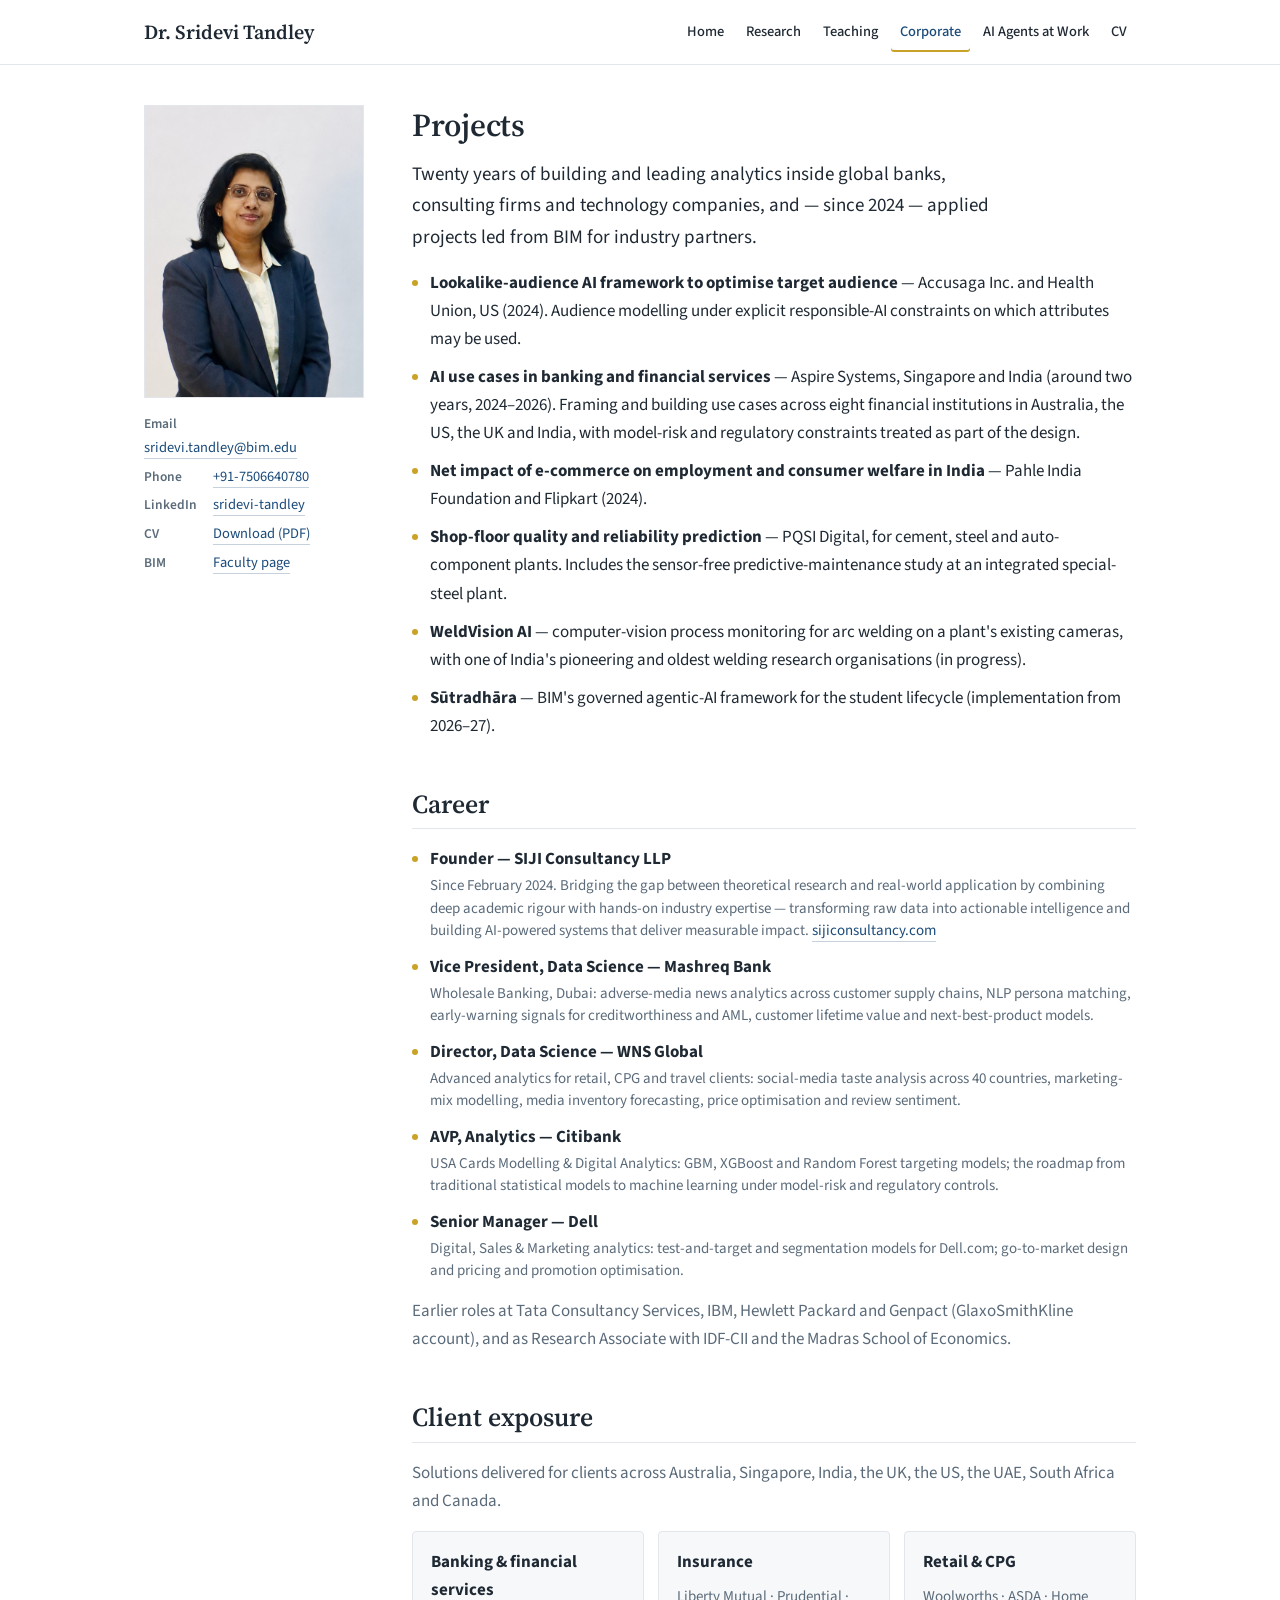
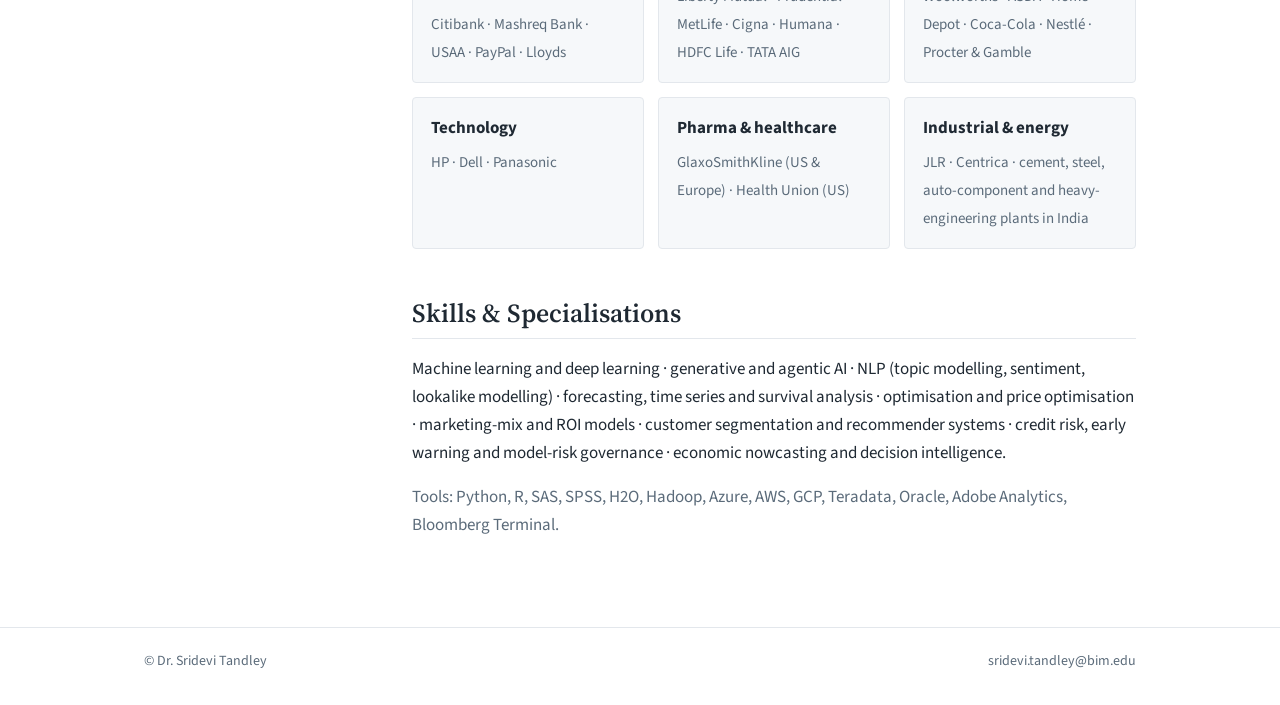
<file: industry.html>
<!DOCTYPE html>
<html lang="en">
<head>
<meta charset="UTF-8">
<meta name="viewport" content="width=device-width, initial-scale=1.0">
<title>Corporate · Dr. Sridevi Tandley</title>
<meta name="description" content="Two decades of AI and analytics leadership at Mashreq Bank, Citibank, WNS, TCS, IBM, Dell, HP and Genpact, and applied projects led from BIM Tiruchirappalli.">
<link rel="icon" href="data:image/svg+xml,%3Csvg xmlns='http://www.w3.org/2000/svg' viewBox='0 0 64 64'%3E%3Crect width='64' height='64' rx='12' fill='%231B4B7A'/%3E%3Ctext x='32' y='43' text-anchor='middle' font-family='Georgia,serif' font-size='32' font-weight='600' fill='%23fff'%3ES%3C/text%3E%3Crect x='14' y='50' width='36' height='4' fill='%23C9A227'/%3E%3C/svg%3E">
<link rel="canonical" href="https://sridevi-tandley.github.io/industry.html">
<meta property="og:type" content="website">
<meta property="og:title" content="Corporate · Dr. Sridevi Tandley">
<meta property="og:description" content="Applied AI projects led from BIM, career, entrepreneurship and client exposure.">
<meta property="og:url" content="https://sridevi-tandley.github.io/industry.html">
<meta property="og:image" content="https://sridevi-tandley.github.io/assets/photo-square.jpg">
<meta name="twitter:card" content="summary">
<link rel="preconnect" href="https://fonts.googleapis.com">
<link rel="stylesheet" href="https://fonts.googleapis.com/css2?family=Source+Serif+4:wght@400;600&family=Source+Sans+3:wght@400;600&display=swap">
<link rel="stylesheet" href="assets/style.css">
</head>
<body>
<a class="skip" href="#main">Skip to content</a>
<header class="top">
  <div class="wrap">
    <a class="brand plain" href="index.html">Dr. Sridevi Tandley</a>
    <nav aria-label="Site">
      <a href="index.html">Home</a>
      <a href="research.html">Research</a>
      <a href="teaching.html">Teaching</a>
      <a href="industry.html" aria-current="page">Corporate</a>
      <a href="ai-agents-at-work.html">AI Agents at Work</a>
      <a href="cv.html">CV</a>
    </nav>
  </div>
</header>

<div class="wrap layout">
<aside class="side">
  <img src="assets/photo.jpg" alt="Dr. Sridevi Tandley" width="600" height="800">
  <ul class="links">
    <li><b>Email</b> <a href="mailto:sridevi.tandley@bim.edu">sridevi.tandley@bim.edu</a></li>
    <li><b>Phone</b> <a href="tel:+917506640780">+91&#8209;7506640780</a></li>
    <li><b>LinkedIn</b> <a href="https://www.linkedin.com/in/dr-sridevi-tandley-ph-d-6a66ab9/" target="_blank" rel="noopener">sridevi-tandley</a></li>
    <li><b>CV</b> <a href="cv/Sridevi_Tandley_CV.pdf" target="_blank" rel="noopener">Download (PDF)</a></li>
    <li><b>BIM</b> <a href="https://bim.edu/index/faculty/dr-sridevi-tandley/" target="_blank" rel="noopener">Faculty page</a></li>
  </ul>
</aside>
<main id="main">
  <h1 class="page-h">Projects</h1>
  <p class="lede" style="margin-top:14px;max-width:66ch">
    Twenty years of building and leading analytics inside global banks, consulting firms and technology
    companies, and — since 2024 — applied projects led from BIM for industry partners.
  </p>

  <ul class="clean">
    <li><b>Lookalike-audience AI framework to optimise target audience</b> — Accusaga Inc. and Health Union, US (2024). Audience modelling under explicit responsible-AI constraints on which attributes may be used.</li>
    <li><b>AI use cases in banking and financial services</b> — Aspire Systems, Singapore and India (around two years, 2024–2026). Framing and building use cases across eight financial institutions in Australia, the US, the UK and India, with model-risk and regulatory constraints treated as part of the design.</li>
    <li><b>Net impact of e-commerce on employment and consumer welfare in India</b> — Pahle India Foundation and Flipkart (2024).</li>
    <li><b>Shop-floor quality and reliability prediction</b> — PQSI Digital, for cement, steel and auto-component plants. Includes the sensor-free predictive-maintenance study at an integrated special-steel plant.</li>
    <li><b>WeldVision AI</b> — computer-vision process monitoring for arc welding on a plant's existing cameras, with one of India's pioneering and oldest welding research organisations (in progress).</li>
    <li><b>Sūtradhāra</b> — BIM's governed agentic-AI framework for the student lifecycle (implementation from 2026–27).</li>
  </ul>

  <h2 id="career">Career</h2>
  <ul class="clean corp">
    <li><b>Founder — SIJI Consultancy LLP</b><span>Since February 2024. Bridging the gap between theoretical research and real-world application by combining deep academic rigour with hands-on industry expertise — transforming raw data into actionable intelligence and building AI-powered systems that deliver measurable impact. <a href="https://www.sijiconsultancy.com" target="_blank" rel="noopener">sijiconsultancy.com</a></span></li>
    <li><b>Vice President, Data Science — Mashreq Bank</b><span>Wholesale Banking, Dubai: adverse-media news analytics across customer supply chains, NLP persona matching, early-warning signals for creditworthiness and AML, customer lifetime value and next-best-product models.</span></li>
    <li><b>Director, Data Science — WNS Global</b><span>Advanced analytics for retail, CPG and travel clients: social-media taste analysis across 40 countries, marketing-mix modelling, media inventory forecasting, price optimisation and review sentiment.</span></li>
    <li><b>AVP, Analytics — Citibank</b><span>USA Cards Modelling &amp; Digital Analytics: GBM, XGBoost and Random Forest targeting models; the roadmap from traditional statistical models to machine learning under model-risk and regulatory controls.</span></li>
    <li><b>Senior Manager — Dell</b><span>Digital, Sales &amp; Marketing analytics: test-and-target and segmentation models for Dell.com; go-to-market design and pricing and promotion optimisation.</span></li>
  </ul>
  <p class="muted" style="margin-top:14px">Earlier roles at Tata Consultancy Services, IBM, Hewlett Packard and Genpact (GlaxoSmithKline account), and as Research Associate with IDF-CII and the Madras School of Economics.</p>

  <h2 id="clients">Client exposure</h2>
  <p class="muted">Solutions delivered for clients across Australia, Singapore, India, the UK, the US, the UAE, South Africa and Canada.</p>
  <div class="grid3">
    <div class="card"><b>Banking &amp; financial services</b><span>Citibank · Mashreq Bank · USAA · PayPal · Lloyds</span></div>
    <div class="card"><b>Insurance</b><span>Liberty Mutual · Prudential · MetLife · Cigna · Humana · HDFC Life · TATA AIG</span></div>
    <div class="card"><b>Retail &amp; CPG</b><span>Woolworths · ASDA · Home Depot · Coca-Cola · Nestlé · Procter &amp; Gamble</span></div>
    <div class="card"><b>Technology</b><span>HP · Dell · Panasonic</span></div>
    <div class="card"><b>Pharma &amp; healthcare</b><span>GlaxoSmithKline (US &amp; Europe) · Health Union (US)</span></div>
    <div class="card"><b>Industrial &amp; energy</b><span>JLR · Centrica · cement, steel, auto-component and heavy-engineering plants in India</span></div>
  </div>

  <h2>Skills &amp; Specialisations</h2>
  <p>Machine learning and deep learning · generative and agentic AI · NLP (topic modelling, sentiment, lookalike modelling) · forecasting, time series and survival analysis · optimisation and price optimisation · marketing-mix and ROI models · customer segmentation and recommender systems · credit risk, early warning and model-risk governance · economic nowcasting and decision intelligence.</p>
  <p class="muted">Tools: Python, R, SAS, SPSS, H2O, Hadoop, Azure, AWS, GCP, Teradata, Oracle, Adobe Analytics, Bloomberg Terminal.</p>
</main>
</div>

<footer><div class="wrap"><span>© Dr. Sridevi Tandley</span><span>sridevi.tandley@bim.edu</span></div></footer>
</body>
</html>
</file>
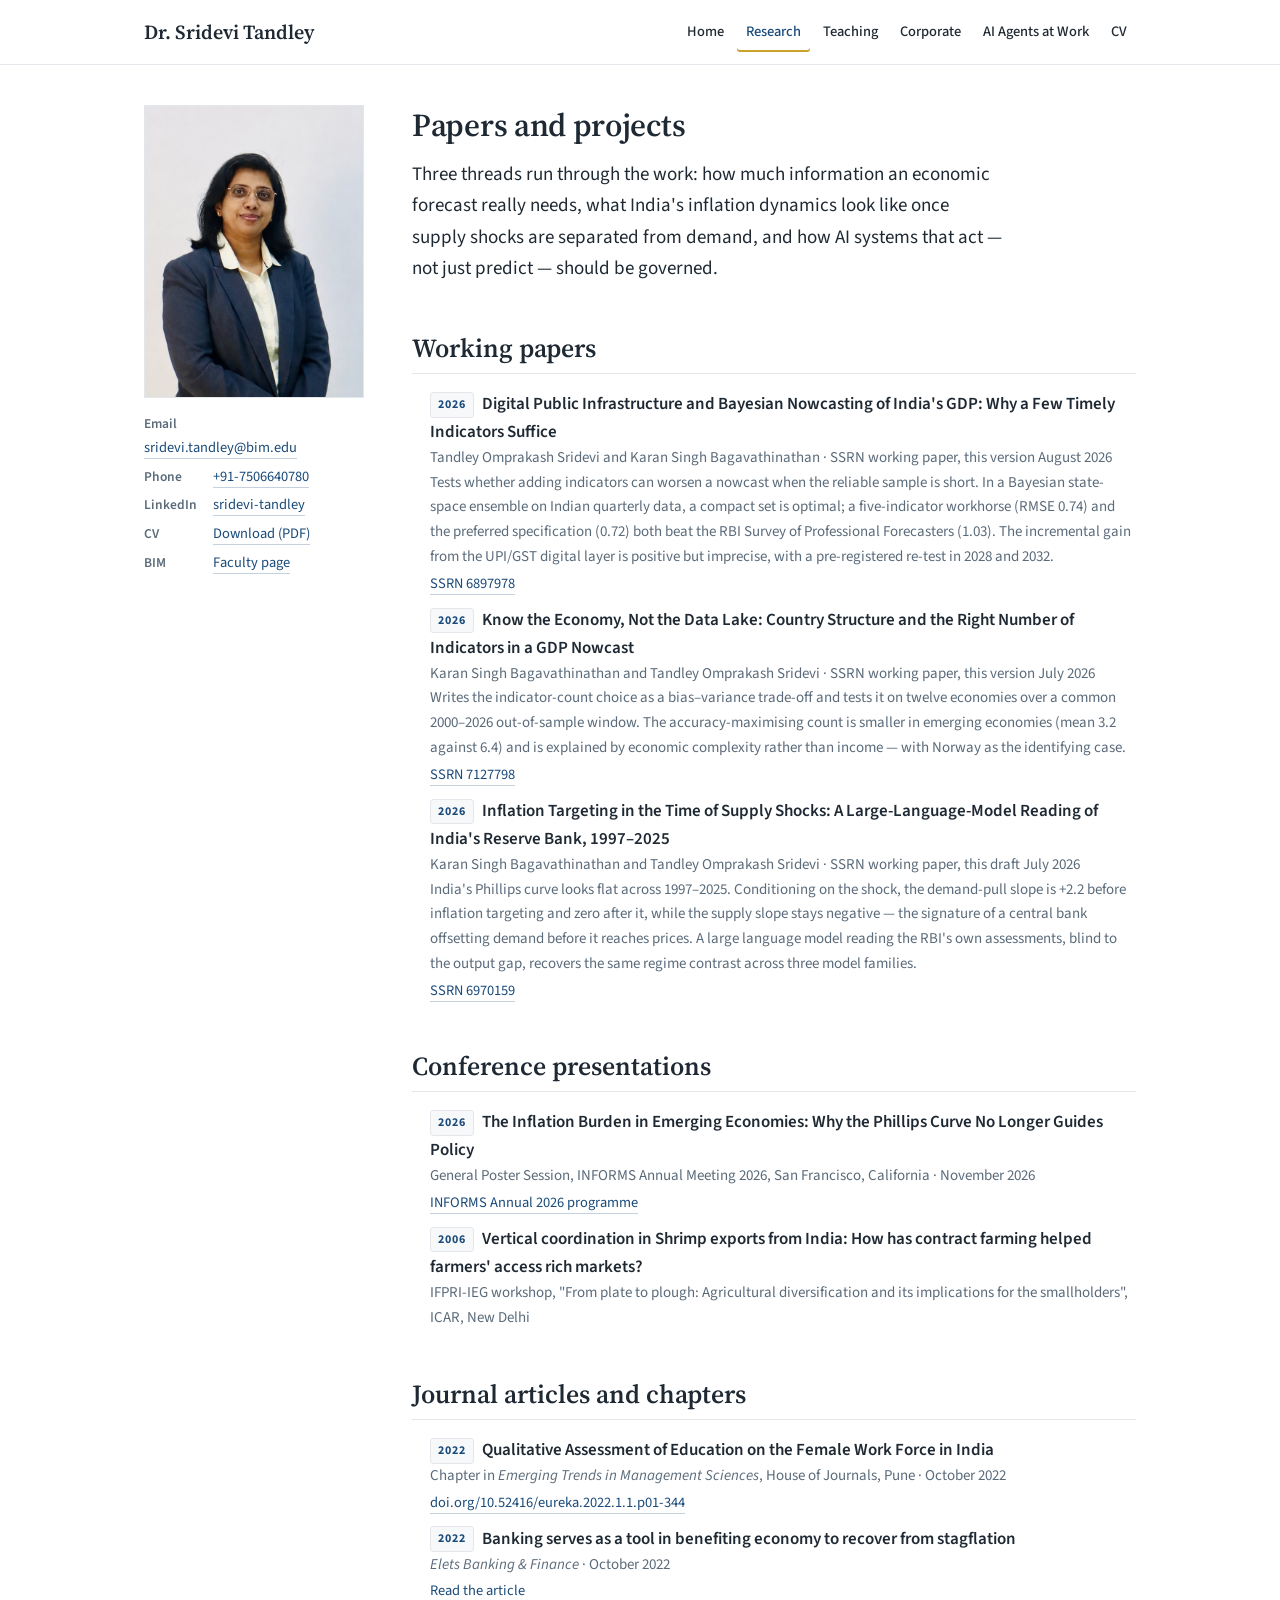
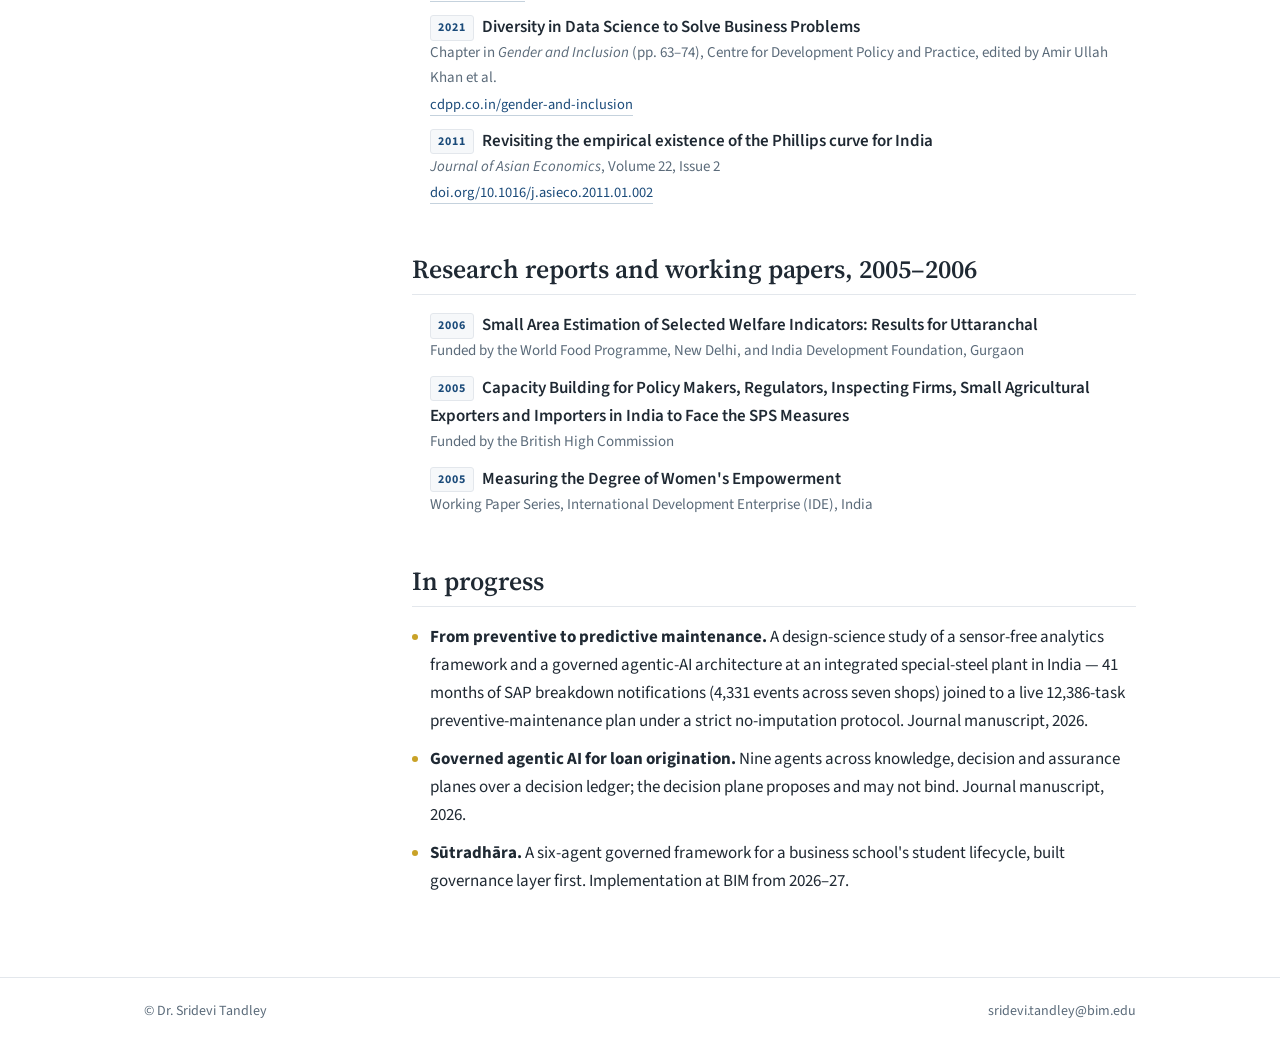
<file: research.html>
<!DOCTYPE html>
<html lang="en">
<head>
<meta charset="UTF-8">
<meta name="viewport" content="width=device-width, initial-scale=1.0">
<title>Research · Dr. Sridevi Tandley</title>
<meta name="description" content="Papers, working papers, conference presentations and research reports by Dr. Sridevi Tandley — nowcasting, inflation, agentic AI governance, predictive maintenance.">
<link rel="icon" href="data:image/svg+xml,%3Csvg xmlns='http://www.w3.org/2000/svg' viewBox='0 0 64 64'%3E%3Crect width='64' height='64' rx='12' fill='%231B4B7A'/%3E%3Ctext x='32' y='43' text-anchor='middle' font-family='Georgia,serif' font-size='32' font-weight='600' fill='%23fff'%3ES%3C/text%3E%3Crect x='14' y='50' width='36' height='4' fill='%23C9A227'/%3E%3C/svg%3E">
<link rel="canonical" href="https://sridevi-tandley.github.io/research.html">
<meta property="og:type" content="website">
<meta property="og:title" content="Research · Dr. Sridevi Tandley">
<meta property="og:description" content="Working papers, publications, presentations and reports by Dr. Sridevi Tandley.">
<meta property="og:url" content="https://sridevi-tandley.github.io/research.html">
<meta property="og:image" content="https://sridevi-tandley.github.io/assets/photo-square.jpg">
<meta name="twitter:card" content="summary">
<link rel="preconnect" href="https://fonts.googleapis.com">
<link rel="stylesheet" href="https://fonts.googleapis.com/css2?family=Source+Serif+4:wght@400;600&family=Source+Sans+3:wght@400;600&display=swap">
<link rel="stylesheet" href="assets/style.css">
</head>
<body>
<a class="skip" href="#main">Skip to content</a>
<header class="top">
  <div class="wrap">
    <a class="brand plain" href="index.html">Dr. Sridevi Tandley</a>
    <nav aria-label="Site">
      <a href="index.html">Home</a>
      <a href="research.html" aria-current="page">Research</a>
      <a href="teaching.html">Teaching</a>
      <a href="industry.html">Corporate</a>
      <a href="ai-agents-at-work.html">AI Agents at Work</a>
      <a href="cv.html">CV</a>
    </nav>
  </div>
</header>

<div class="wrap layout">
<aside class="side">
  <img src="assets/photo.jpg" alt="Dr. Sridevi Tandley" width="600" height="800">
  <ul class="links">
    <li><b>Email</b> <a href="mailto:sridevi.tandley@bim.edu">sridevi.tandley@bim.edu</a></li>
    <li><b>Phone</b> <a href="tel:+917506640780">+91&#8209;7506640780</a></li>
    <li><b>LinkedIn</b> <a href="https://www.linkedin.com/in/dr-sridevi-tandley-ph-d-6a66ab9/" target="_blank" rel="noopener">sridevi-tandley</a></li>
    <li><b>CV</b> <a href="cv/Sridevi_Tandley_CV.pdf" target="_blank" rel="noopener">Download (PDF)</a></li>
    <li><b>BIM</b> <a href="https://bim.edu/index/faculty/dr-sridevi-tandley/" target="_blank" rel="noopener">Faculty page</a></li>
  </ul>
</aside>
<main id="main">
  <h1 class="page-h">Papers and projects</h1>
  <p class="lede" style="margin-top:14px;max-width:66ch">
    Three threads run through the work: how much information an economic forecast really needs, what
    India's inflation dynamics look like once supply shocks are separated from demand, and how AI systems
    that act — not just predict — should be governed.
  </p>

  <h2>Working papers</h2>
  <ul class="clean pubs">
    <li><span class="year">2026</span><span class="t">Digital Public Infrastructure and Bayesian Nowcasting of India's GDP: Why a Few Timely Indicators Suffice</span>
      <span class="m">Tandley Omprakash Sridevi and Karan Singh Bagavathinathan · SSRN working paper, this version August 2026</span>
      <span class="m">Tests whether adding indicators can worsen a nowcast when the reliable sample is short. In a Bayesian state-space ensemble on Indian quarterly data, a compact set is optimal; a five-indicator workhorse (RMSE 0.74) and the preferred specification (0.72) both beat the RBI Survey of Professional Forecasters (1.03). The incremental gain from the UPI/GST digital layer is positive but imprecise, with a pre-registered re-test in 2028 and 2032.</span>
      <span class="l"><a href="https://papers.ssrn.com/sol3/papers.cfm?abstract_id=6897978" target="_blank" rel="noopener">SSRN 6897978</a></span></li>
    <li><span class="year">2026</span><span class="t">Know the Economy, Not the Data Lake: Country Structure and the Right Number of Indicators in a GDP Nowcast</span>
      <span class="m">Karan Singh Bagavathinathan and Tandley Omprakash Sridevi · SSRN working paper, this version July 2026</span>
      <span class="m">Writes the indicator-count choice as a bias–variance trade-off and tests it on twelve economies over a common 2000–2026 out-of-sample window. The accuracy-maximising count is smaller in emerging economies (mean 3.2 against 6.4) and is explained by economic complexity rather than income — with Norway as the identifying case.</span>
      <span class="l"><a href="https://papers.ssrn.com/sol3/papers.cfm?abstract_id=7127798" target="_blank" rel="noopener">SSRN 7127798</a></span></li>
    <li><span class="year">2026</span><span class="t">Inflation Targeting in the Time of Supply Shocks: A Large-Language-Model Reading of India's Reserve Bank, 1997–2025</span>
      <span class="m">Karan Singh Bagavathinathan and Tandley Omprakash Sridevi · SSRN working paper, this draft July 2026</span>
      <span class="m">India's Phillips curve looks flat across 1997–2025. Conditioning on the shock, the demand-pull slope is +2.2 before inflation targeting and zero after it, while the supply slope stays negative — the signature of a central bank offsetting demand before it reaches prices. A large language model reading the RBI's own assessments, blind to the output gap, recovers the same regime contrast across three model families.</span>
      <span class="l"><a href="https://papers.ssrn.com/sol3/papers.cfm?abstract_id=6970159" target="_blank" rel="noopener">SSRN 6970159</a></span></li>
  </ul>

  <h2>Conference presentations</h2>
  <ul class="clean pubs">
    <li><span class="year">2026</span><span class="t">The Inflation Burden in Emerging Economies: Why the Phillips Curve No Longer Guides Policy</span>
      <span class="m">General Poster Session, INFORMS Annual Meeting 2026, San Francisco, California · November 2026</span>
      <span class="l"><a href="https://submissions.mirasmart.com/InformsAnnual2026/Itinerary/PresentationDetail.aspx?evdid=5952" target="_blank" rel="noopener">INFORMS Annual 2026 programme</a></span></li>
    <li><span class="year">2006</span><span class="t">Vertical coordination in Shrimp exports from India: How has contract farming helped farmers' access rich markets?</span>
      <span class="m">IFPRI-IEG workshop, "From plate to plough: Agricultural diversification and its implications for the smallholders", ICAR, New Delhi</span></li>
  </ul>

  <h2>Journal articles and chapters</h2>
  <ul class="clean pubs">
    <li><span class="year">2022</span><span class="t">Qualitative Assessment of Education on the Female Work Force in India</span>
      <span class="m">Chapter in <em>Emerging Trends in Management Sciences</em>, House of Journals, Pune · October 2022</span>
      <span class="l"><a href="https://doi.org/10.52416/eureka.2022.1.1.p01-344" target="_blank" rel="noopener">doi.org/10.52416/eureka.2022.1.1.p01-344</a></span></li>
    <li><span class="year">2022</span><span class="t">Banking serves as a tool in benefiting economy to recover from stagflation</span>
      <span class="m"><em>Elets Banking &amp; Finance</em> · October 2022</span>
      <span class="l"><a href="https://bfsi.eletsonline.com/banking-serves-as-a-tool-in-benefiting-economy-to-recover-from-stagflation/" target="_blank" rel="noopener">Read the article</a></span></li>
    <li><span class="year">2021</span><span class="t">Diversity in Data Science to Solve Business Problems</span>
      <span class="m">Chapter in <em>Gender and Inclusion</em> (pp. 63–74), Centre for Development Policy and Practice, edited by Amir Ullah Khan et al.</span>
      <span class="l"><a href="https://www.cdpp.co.in/gender-and-inclusion" target="_blank" rel="noopener">cdpp.co.in/gender-and-inclusion</a></span></li>
    <li><span class="year">2011</span><span class="t">Revisiting the empirical existence of the Phillips curve for India</span>
      <span class="m"><em>Journal of Asian Economics</em>, Volume 22, Issue 2</span>
      <span class="l"><a href="https://doi.org/10.1016/j.asieco.2011.01.002" target="_blank" rel="noopener">doi.org/10.1016/j.asieco.2011.01.002</a></span></li>
  </ul>

  <h2>Research reports and working papers, 2005–2006</h2>
  <ul class="clean pubs">
    <li><span class="year">2006</span><span class="t">Small Area Estimation of Selected Welfare Indicators: Results for Uttaranchal</span><span class="m">Funded by the World Food Programme, New Delhi, and India Development Foundation, Gurgaon</span></li>
    <li><span class="year">2005</span><span class="t">Capacity Building for Policy Makers, Regulators, Inspecting Firms, Small Agricultural Exporters and Importers in India to Face the SPS Measures</span><span class="m">Funded by the British High Commission</span></li>
    <li><span class="year">2005</span><span class="t">Measuring the Degree of Women's Empowerment</span><span class="m">Working Paper Series, International Development Enterprise (IDE), India</span></li>
  </ul>

  <h2>In progress</h2>
  <ul class="clean">
    <li><b>From preventive to predictive maintenance.</b> A design-science study of a sensor-free analytics framework and a governed agentic-AI architecture at an integrated special-steel plant in India — 41 months of SAP breakdown notifications (4,331 events across seven shops) joined to a live 12,386-task preventive-maintenance plan under a strict no-imputation protocol. Journal manuscript, 2026.</li>
    <li><b>Governed agentic AI for loan origination.</b> Nine agents across knowledge, decision and assurance planes over a decision ledger; the decision plane proposes and may not bind. Journal manuscript, 2026.</li>
    <li><b>Sūtradhāra.</b> A six-agent governed framework for a business school's student lifecycle, built governance layer first. Implementation at BIM from 2026–27.</li>
  </ul>
</main>
</div>

<footer><div class="wrap"><span>© Dr. Sridevi Tandley</span><span>sridevi.tandley@bim.edu</span></div></footer>
</body>
</html>
</file>
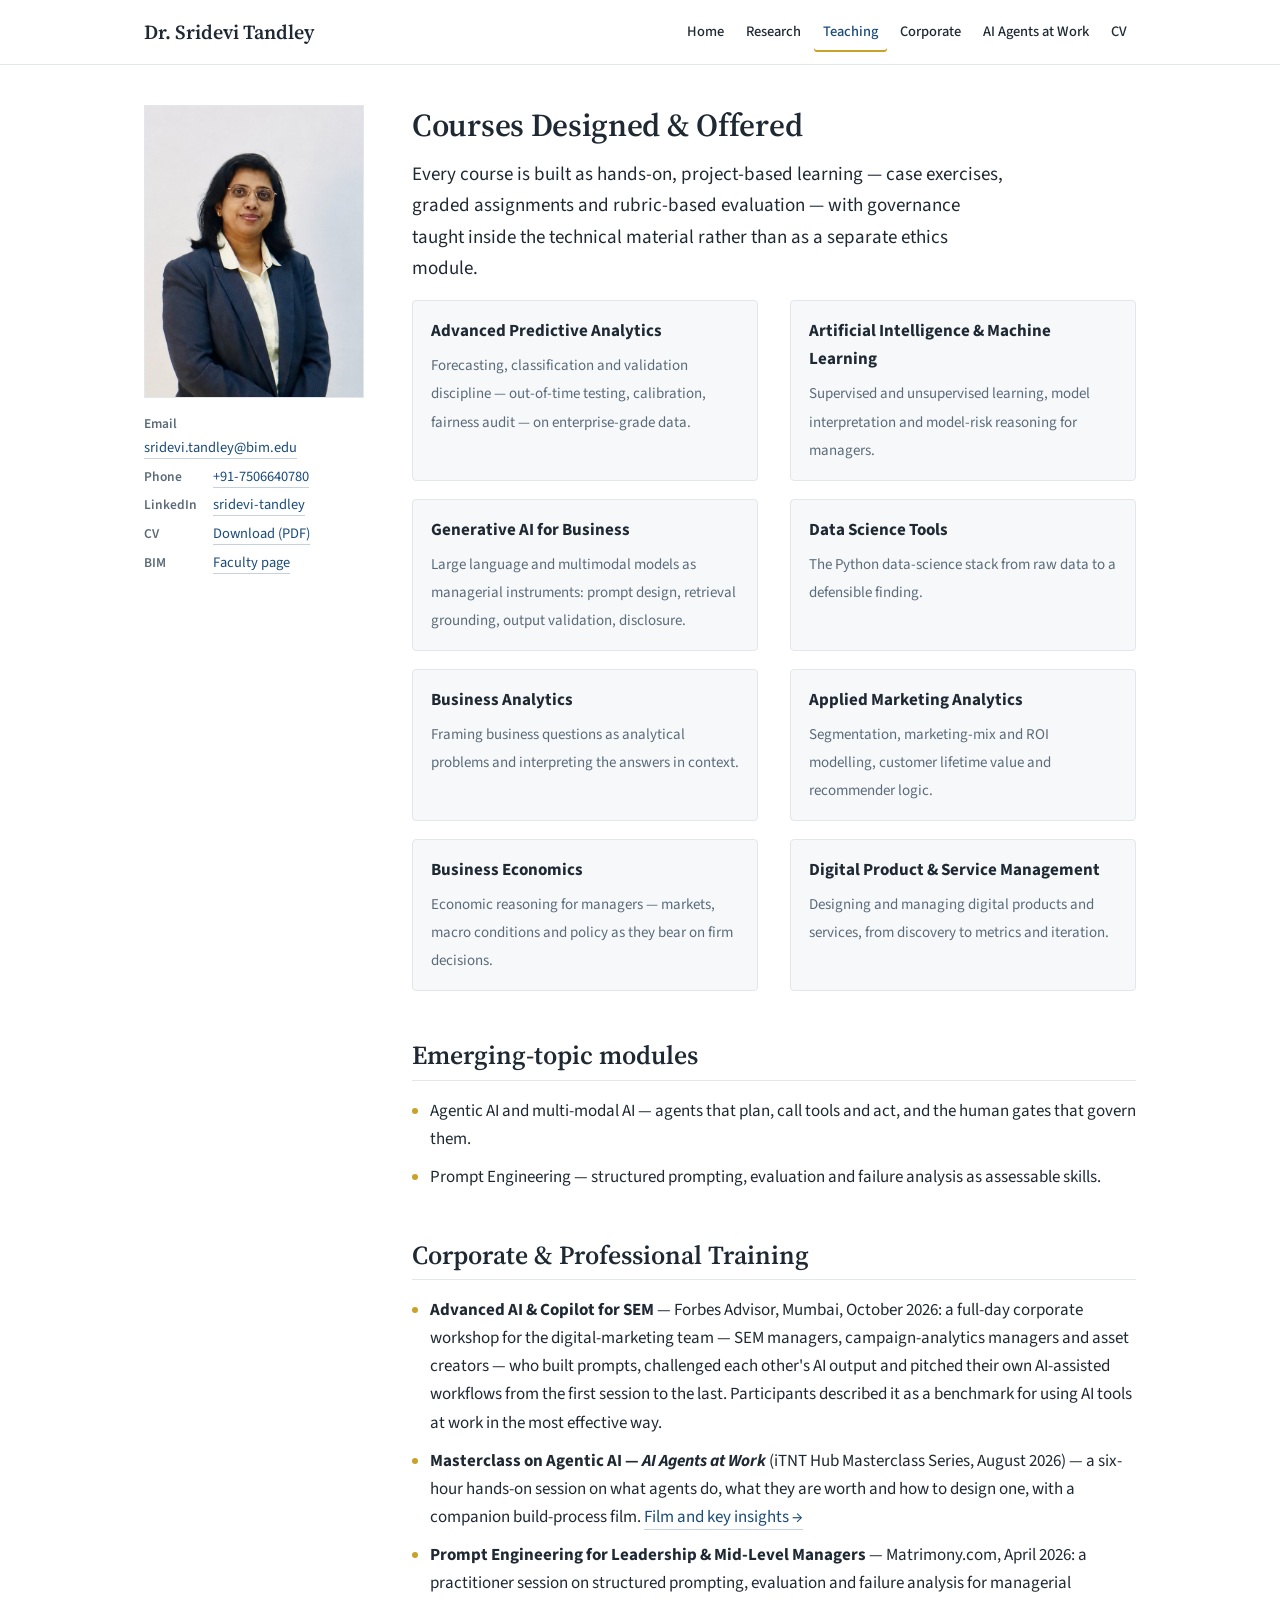
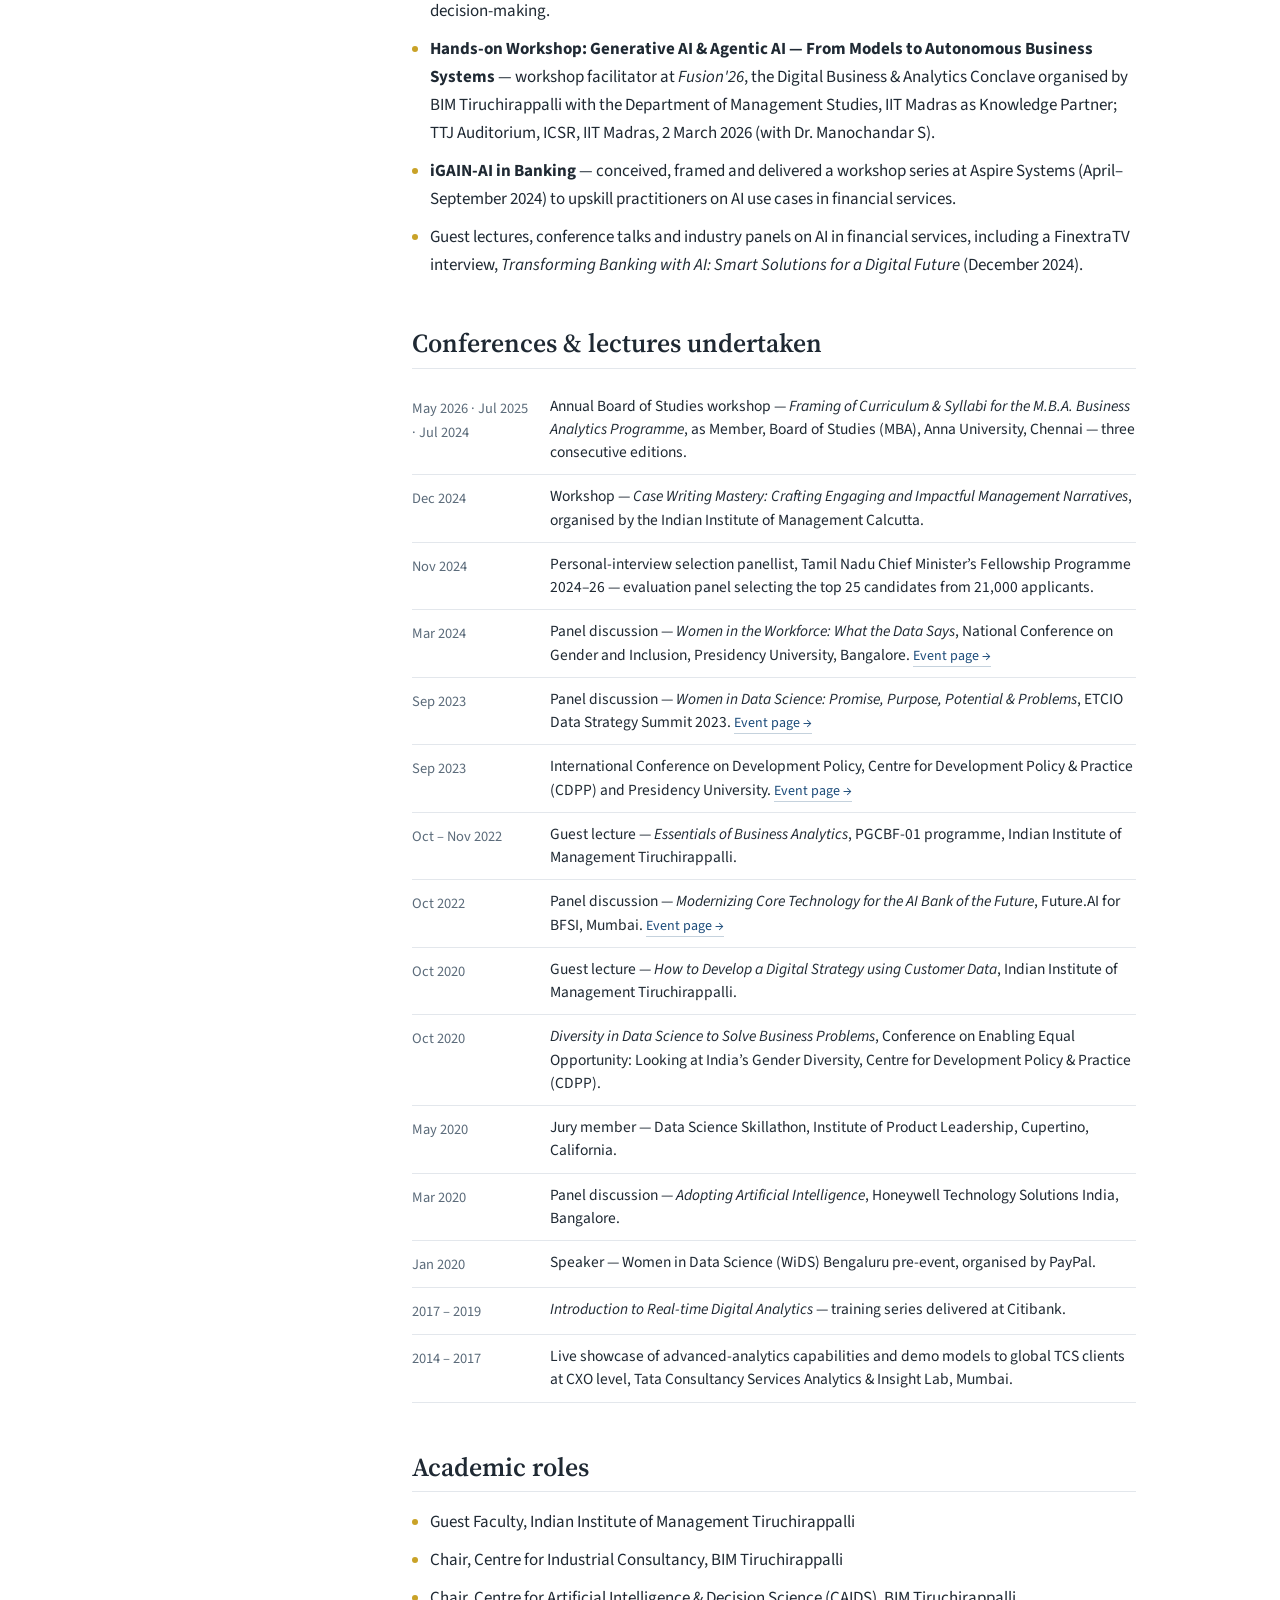
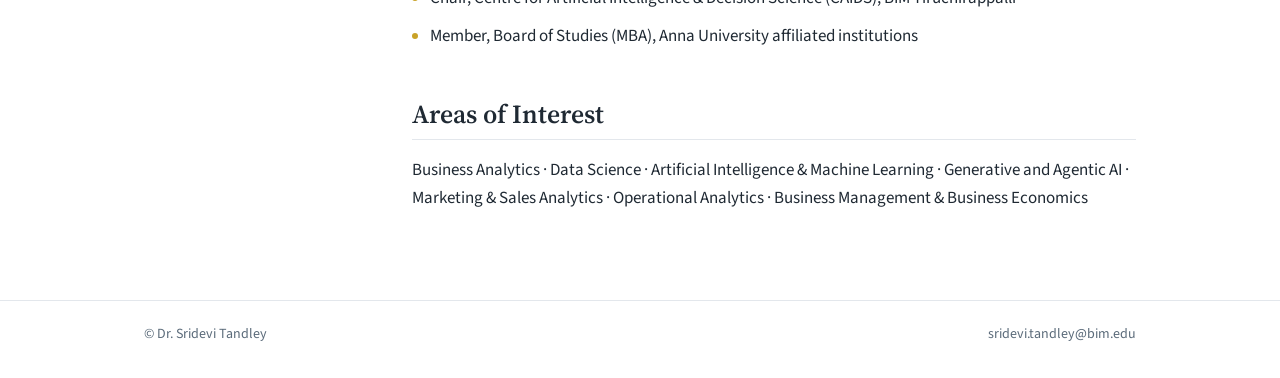
<file: teaching.html>
<!DOCTYPE html>
<html lang="en">
<head>
<meta charset="UTF-8">
<meta name="viewport" content="width=device-width, initial-scale=1.0">
<title>Teaching · Dr. Sridevi Tandley</title>
<meta name="description" content="Courses designed by Dr. Sridevi Tandley at BIM Tiruchirappalli — analytics, AI and machine learning, generative AI, business economics — and corporate learning programmes.">
<link rel="icon" href="data:image/svg+xml,%3Csvg xmlns='http://www.w3.org/2000/svg' viewBox='0 0 64 64'%3E%3Crect width='64' height='64' rx='12' fill='%231B4B7A'/%3E%3Ctext x='32' y='43' text-anchor='middle' font-family='Georgia,serif' font-size='32' font-weight='600' fill='%23fff'%3ES%3C/text%3E%3Crect x='14' y='50' width='36' height='4' fill='%23C9A227'/%3E%3C/svg%3E">
<link rel="canonical" href="https://sridevi-tandley.github.io/teaching.html">
<meta property="og:type" content="website">
<meta property="og:title" content="Teaching · Dr. Sridevi Tandley">
<meta property="og:description" content="Courses designed, corporate and professional learning, conferences and lectures, teaching interests.">
<meta property="og:url" content="https://sridevi-tandley.github.io/teaching.html">
<meta property="og:image" content="https://sridevi-tandley.github.io/assets/photo-square.jpg">
<meta name="twitter:card" content="summary">
<link rel="preconnect" href="https://fonts.googleapis.com">
<link rel="stylesheet" href="https://fonts.googleapis.com/css2?family=Source+Serif+4:wght@400;600&family=Source+Sans+3:wght@400;600&display=swap">
<link rel="stylesheet" href="assets/style.css">
</head>
<body>
<a class="skip" href="#main">Skip to content</a>
<header class="top">
  <div class="wrap">
    <a class="brand plain" href="index.html">Dr. Sridevi Tandley</a>
    <nav aria-label="Site">
      <a href="index.html">Home</a>
      <a href="research.html">Research</a>
      <a href="teaching.html" aria-current="page">Teaching</a>
      <a href="industry.html">Corporate</a>
      <a href="ai-agents-at-work.html">AI Agents at Work</a>
      <a href="cv.html">CV</a>
    </nav>
  </div>
</header>

<div class="wrap layout">
<aside class="side">
  <img src="assets/photo.jpg" alt="Dr. Sridevi Tandley" width="600" height="800">
  <ul class="links">
    <li><b>Email</b> <a href="mailto:sridevi.tandley@bim.edu">sridevi.tandley@bim.edu</a></li>
    <li><b>Phone</b> <a href="tel:+917506640780">+91&#8209;7506640780</a></li>
    <li><b>LinkedIn</b> <a href="https://www.linkedin.com/in/sridevi-tandley-6a66ab9/" target="_blank" rel="noopener">sridevi-tandley</a></li>
    <li><b>CV</b> <a href="cv/Sridevi_Tandley_CV.pdf" target="_blank" rel="noopener">Download (PDF)</a></li>
    <li><b>BIM</b> <a href="https://bim.edu/index/faculty/dr-sridevi-tandley/" target="_blank" rel="noopener">Faculty page</a></li>
  </ul>
</aside>
<main id="main">
  <h1 class="page-h" id="courses">Courses Designed &amp; Offered</h1>
  <p class="lede" style="margin-top:14px;max-width:66ch">
    Every course is built as hands-on, project-based learning — case exercises, graded assignments and
    rubric-based evaluation — with governance taught inside the technical material rather than as a
    separate ethics module.
  </p>

  <div class="grid2">
    <div class="card"><b>Advanced Predictive Analytics</b><span>Forecasting, classification and validation discipline — out-of-time testing, calibration, fairness audit — on enterprise-grade data.</span></div>
    <div class="card"><b>Artificial Intelligence &amp; Machine Learning</b><span>Supervised and unsupervised learning, model interpretation and model-risk reasoning for managers.</span></div>
    <div class="card"><b>Generative AI for Business</b><span>Large language and multimodal models as managerial instruments: prompt design, retrieval grounding, output validation, disclosure.</span></div>
    <div class="card"><b>Data Science Tools</b><span>The Python data-science stack from raw data to a defensible finding.</span></div>
    <div class="card"><b>Business Analytics</b><span>Framing business questions as analytical problems and interpreting the answers in context.</span></div>
    <div class="card"><b>Applied Marketing Analytics</b><span>Segmentation, marketing-mix and ROI modelling, customer lifetime value and recommender logic.</span></div>
    <div class="card"><b>Business Economics</b><span>Economic reasoning for managers — markets, macro conditions and policy as they bear on firm decisions.</span></div>
    <div class="card"><b>Digital Product &amp; Service Management</b><span>Designing and managing digital products and services, from discovery to metrics and iteration.</span></div>
  </div>

  <h2>Emerging-topic modules</h2>
  <ul class="clean">
    <li>Agentic AI and multi-modal AI — agents that plan, call tools and act, and the human gates that govern them.</li>
    <li>Prompt Engineering — structured prompting, evaluation and failure analysis as assessable skills.</li>
  </ul>

  <h2 id="training">Corporate &amp; Professional Training</h2>
  <ul class="clean">
    <li><b>Advanced AI &amp; Copilot for SEM</b> — Forbes Advisor, Mumbai, October 2026: a full-day corporate workshop for the digital-marketing team — SEM managers, campaign-analytics managers and asset creators — who built prompts, challenged each other's AI output and pitched their own AI-assisted workflows from the first session to the last. Participants described it as a benchmark for using AI tools at work in the most effective way.</li>
    <li><b>Masterclass on Agentic AI — <em>AI Agents at Work</em></b> (iTNT Hub Masterclass Series, August 2026) — a six-hour hands-on session on what agents do, what they are worth and how to design one, with a companion build-process film. <a href="ai-agents-at-work.html">Film and key insights →</a></li>
    <li><b>Prompt Engineering for Leadership &amp; Mid-Level Managers</b> — Matrimony.com, April 2026: a practitioner session on structured prompting, evaluation and failure analysis for managerial decision-making.</li>
    <li><b>Hands-on Workshop: Generative AI &amp; Agentic AI — From Models to Autonomous Business Systems</b> — workshop facilitator at <em>Fusion'26</em>, the Digital Business &amp; Analytics Conclave organised by BIM Tiruchirappalli with the Department of Management Studies, IIT Madras as Knowledge Partner; TTJ Auditorium, ICSR, IIT Madras, 2 March 2026 (with Dr. Manochandar S).</li>
    <li><b>iGAIN-AI in Banking</b> — conceived, framed and delivered a workshop series at Aspire Systems (April–September 2024) to upskill practitioners on AI use cases in financial services.</li>
    <li>Guest lectures, conference talks and industry panels on AI in financial services, including a FinextraTV interview, <em>Transforming Banking with AI: Smart Solutions for a Digital Future</em> (December 2024).</li>
  </ul>

  <h2 id="conferences">Conferences &amp; lectures undertaken</h2>
  <ul class="roles conf">
    <li><span class="when">May 2026 · Jul 2025 · Jul 2024</span><div>Annual Board of Studies workshop — <em>Framing of Curriculum &amp; Syllabi for the M.B.A. Business Analytics Programme</em>, as Member, Board of Studies (MBA), Anna University, Chennai — three consecutive editions.</div></li>
    <li><span class="when">Dec 2024</span><div>Workshop — <em>Case Writing Mastery: Crafting Engaging and Impactful Management Narratives</em>, organised by the Indian Institute of Management Calcutta.</div></li>
    <li><span class="when">Nov 2024</span><div>Personal-interview selection panellist, Tamil Nadu Chief Minister’s Fellowship Programme 2024–26 — evaluation panel selecting the top 25 candidates from 21,000 applicants.</div></li>
    <li><span class="when">Mar 2024</span><div>Panel discussion — <em>Women in the Workforce: What the Data Says</em>, National Conference on Gender and Inclusion, Presidency University, Bangalore. <a href="https://presidencyuniversity.in/national-conference-on-gender-and-inclusion-women-in-the-workforce-2/" target="_blank" rel="noopener">Event page →</a></div></li>
    <li><span class="when">Sep 2023</span><div>Panel discussion — <em>Women in Data Science: Promise, Purpose, Potential &amp; Problems</em>, ETCIO Data Strategy Summit 2023. <a href="https://cio.economictimes.indiatimes.com/data-strategy-summit" target="_blank" rel="noopener">Event page →</a></div></li>
    <li><span class="when">Sep 2023</span><div>International Conference on Development Policy, Centre for Development Policy &amp; Practice (CDPP) and Presidency University. <a href="https://presidencyuniversity.in/omw_notifications/international-conference-on-development-policy/" target="_blank" rel="noopener">Event page →</a></div></li>
    <li><span class="when">Oct – Nov 2022</span><div>Guest lecture — <em>Essentials of Business Analytics</em>, PGCBF-01 programme, Indian Institute of Management Tiruchirappalli.</div></li>
    <li><span class="when">Oct 2022</span><div>Panel discussion — <em>Modernizing Core Technology for the AI Bank of the Future</em>, Future.AI for BFSI, Mumbai. <a href="https://events.altair.com/future-ai-bfsi/" target="_blank" rel="noopener">Event page →</a></div></li>
    <li><span class="when">Oct 2020</span><div>Guest lecture — <em>How to Develop a Digital Strategy using Customer Data</em>, Indian Institute of Management Tiruchirappalli.</div></li>
    <li><span class="when">Oct 2020</span><div><em>Diversity in Data Science to Solve Business Problems</em>, Conference on Enabling Equal Opportunity: Looking at India’s Gender Diversity, Centre for Development Policy &amp; Practice (CDPP).</div></li>
    <li><span class="when">May 2020</span><div>Jury member — Data Science Skillathon, Institute of Product Leadership, Cupertino, California.</div></li>
    <li><span class="when">Mar 2020</span><div>Panel discussion — <em>Adopting Artificial Intelligence</em>, Honeywell Technology Solutions India, Bangalore.</div></li>
    <li><span class="when">Jan 2020</span><div>Speaker — Women in Data Science (WiDS) Bengaluru pre-event, organised by PayPal.</div></li>
    <li><span class="when">2017 – 2019</span><div><em>Introduction to Real-time Digital Analytics</em> — training series delivered at Citibank.</div></li>
    <li><span class="when">2014 – 2017</span><div>Live showcase of advanced-analytics capabilities and demo models to global TCS clients at CXO level, Tata Consultancy Services Analytics &amp; Insight Lab, Mumbai.</div></li>
  </ul>

  <h2 id="roles">Academic roles</h2>
  <ul class="clean">
    <li>Guest Faculty, Indian Institute of Management Tiruchirappalli</li>
    <li>Chair, Centre for Industrial Consultancy, BIM Tiruchirappalli</li>
    <li>Chair, Centre for Artificial Intelligence &amp; Decision Science (CAIDS), BIM Tiruchirappalli</li>
    <li>Member, Board of Studies (MBA), Anna University affiliated institutions</li>
  </ul>
  <h2>Areas of Interest</h2>
  <p>Business Analytics · Data Science · Artificial Intelligence &amp; Machine Learning · Generative and Agentic AI · Marketing &amp; Sales Analytics · Operational Analytics · Business Management &amp; Business Economics</p>

</main>
</div>

<footer><div class="wrap"><span>© Dr. Sridevi Tandley</span><span>sridevi.tandley@bim.edu</span></div></footer>
</body>
</html>
</file>
<file: assets/style.css>
/* sridevi-tandley.github.io — personal academic site
   Quiet academic typography: Source Serif for headings, Source Sans for text.
   Palette: ink #1F2933, navy accent #1B4B7A, rule #E3E7EC, paper #FFFFFF, mist #F6F8FA. */
:root{
  color-scheme:light;
  --ink:#1F2933; --soft:#5B6B7A; --navy:#1B4B7A; --sky:#2C7BB6; --gold:#C9A227;
  --rule:#E3E7EC; --mist:#F6F8FA; --paper:#FFFFFF;
  --serif:"Source Serif 4","Source Serif Pro",Georgia,"Times New Roman",serif;
  --sans:"Source Sans 3","Source Sans Pro",-apple-system,BlinkMacSystemFont,"Segoe UI",Roboto,Helvetica,Arial,sans-serif;
}
*{box-sizing:border-box}
html{scroll-behavior:smooth}
body{margin:0;background:var(--paper);color:var(--ink);font-family:var(--sans);font-size:17px;line-height:1.65;-webkit-font-smoothing:antialiased}
img{max-width:100%;display:block}
a{color:var(--navy);text-decoration:none;border-bottom:1px solid rgba(27,75,122,.25)}
a:hover{color:var(--sky);border-bottom-color:var(--sky)}
a.plain,nav a,.btn{border-bottom:0}
.wrap{max-width:1040px;margin:0 auto;padding:0 24px}

/* header / nav */
.top{border-bottom:1px solid var(--rule);background:var(--paper);position:sticky;top:0;z-index:10}
.top .wrap{display:flex;align-items:center;justify-content:space-between;gap:16px;min-height:64px}
.brand{font-family:var(--serif);font-size:20px;font-weight:600;color:var(--ink);flex-shrink:0}
.brand small{display:block;font-family:var(--sans);font-size:12.5px;font-weight:400;color:var(--soft);letter-spacing:.3px}
nav{display:flex;gap:4px;flex-wrap:wrap}
nav a{font-size:14.5px;font-weight:500;padding:8px 9px;border-radius:3px;color:var(--ink);white-space:nowrap}
nav a:hover{background:var(--mist);color:var(--navy)}
nav a[aria-current="page"]{color:var(--navy);box-shadow:inset 0 -2px 0 var(--gold)}

/* type */
h1,h2,h3{font-family:var(--serif);color:var(--ink);margin:0;line-height:1.25;text-wrap:balance}
h1{font-size:38px;font-weight:600;letter-spacing:-.3px}
h2{font-size:26px;font-weight:600;margin:48px 0 16px;padding-bottom:8px;border-bottom:1px solid var(--rule)}
h3{font-size:19px;font-weight:600;margin:28px 0 8px}
p{margin:0 0 16px}
.lede{font-size:19px;color:var(--ink)}
.muted{color:var(--soft)}
.eyebrow{font-size:12.5px;letter-spacing:1.4px;text-transform:uppercase;color:var(--soft);font-weight:600}
main{padding:44px 0 72px}

/* home */
.hero{display:grid;grid-template-columns:260px 1fr;gap:44px;align-items:start}
.hero img{width:100%;height:auto;border:1px solid var(--rule)}
.hero .title{margin-top:10px;font-size:17px;color:var(--soft);line-height:1.5}
.links{list-style:none;margin:20px 0 0;padding:0;display:flex;flex-direction:column;gap:6px;font-size:15.5px}
.links li b{display:inline-block;min-width:76px;color:var(--soft);font-weight:600}
.pill-row{display:flex;flex-wrap:wrap;gap:8px;margin-top:18px}
.pill{font-size:13px;color:var(--navy);background:var(--mist);border:1px solid var(--rule);padding:4px 10px;border-radius:999px}

/* lists */
ul.clean{list-style:none;margin:0;padding:0}
ul.clean li{position:relative;padding-left:18px;margin-bottom:10px}
ul.clean li::before{content:"";position:absolute;left:0;top:11px;width:6px;height:6px;border-radius:50%;background:var(--gold)}
.pubs li{margin-bottom:16px;padding-left:0}
.pubs li::before{display:none}
.pubs .t{font-weight:600}
.pubs .m{display:block;color:var(--soft);font-size:15px}
.pubs .l{display:block;font-size:14.5px;margin-top:2px}
.year{display:inline-block;font-family:var(--sans);font-size:12px;font-weight:700;letter-spacing:1px;color:var(--navy);background:var(--mist);border:1px solid var(--rule);padding:2px 7px;border-radius:3px;margin-right:8px;vertical-align:middle}

/* timeline / roles */
.roles{list-style:none;margin:0;padding:0}
.roles li{display:grid;grid-template-columns:150px 1fr;gap:18px;padding:14px 0;border-bottom:1px solid var(--rule)}
.roles .when{color:var(--soft);font-size:14.5px;padding-top:2px}
.roles b{display:block}
.roles span{color:var(--soft);font-size:15px}

/* cards */
.grid2{display:grid;grid-template-columns:1fr 1fr;gap:18px 32px}
.grid3{display:grid;grid-template-columns:repeat(3,1fr);gap:14px}
.card{background:var(--mist);border:1px solid var(--rule);padding:16px 18px;border-radius:4px}
.card b{display:block;margin-bottom:6px}
.card span{font-size:15px;color:var(--soft);line-height:1.5}

.btn{display:inline-block;background:var(--navy);color:#fff;font-weight:600;font-size:15px;padding:10px 18px;border-radius:3px}
.btn:hover{background:var(--sky);color:#fff}
.btn.ghost{background:transparent;color:var(--navy);border:1px solid var(--navy)}
.btn.ghost:hover{background:var(--mist)}

footer{border-top:1px solid var(--rule);padding:22px 0 32px;font-size:14px;color:var(--soft)}
footer .wrap{display:flex;flex-wrap:wrap;gap:8px 24px;justify-content:space-between}

@media (max-width:760px){
  .hero{grid-template-columns:1fr}.hero img{max-width:240px}
  .grid2,.grid3{grid-template-columns:1fr}
  .roles li{grid-template-columns:1fr;gap:4px}
  h1{font-size:30px}
  .top .wrap{flex-direction:column;align-items:flex-start;padding-top:10px;padding-bottom:10px}
}

/* home feature strip */
.feature{margin-top:44px;background:var(--mist);border:1px solid var(--rule);border-left:4px solid var(--gold);padding:18px 22px;display:grid;grid-template-columns:1fr auto;gap:6px 24px;align-items:center;border-radius:4px}
.feature .eyebrow{grid-column:1/-1}
.feature b{font-family:var(--serif);font-size:19px}
.feature span:not(.eyebrow){color:var(--soft);font-size:15px;line-height:1.5}
.feature .btn{grid-column:2;grid-row:2/4;white-space:nowrap}
@media (max-width:820px){.feature{grid-template-columns:1fr}.feature .btn{grid-column:1;grid-row:auto;justify-self:start}}

/* accessibility */
.skip{position:absolute;left:-999px;top:8px;background:var(--navy);color:#fff;padding:8px 14px;border-radius:3px;z-index:100;font-weight:600}
.skip:focus{left:12px}
a:focus-visible,button:focus-visible,summary:focus-visible{outline:3px solid var(--gold);outline-offset:2px}
@media print{.top,footer,.skip,.btn{display:none!important}main{padding:0}a{border-bottom:0;color:inherit}}

/* home: profile facts */
.profile{display:grid;grid-template-columns:190px 1fr;gap:12px 22px;margin:22px 0 0;padding:20px 0 4px;border-top:1px solid var(--rule)}
.profile dt{font-size:12.5px;letter-spacing:1.2px;text-transform:uppercase;color:var(--soft);font-weight:600;padding-top:3px}
.profile dd{margin:0;font-size:16px;line-height:1.55}
.profile dd b{color:var(--navy)}
.profile dd .muted{font-size:14px}
@media (max-width:640px){.profile{grid-template-columns:1fr;gap:4px 0}.profile dt{margin-top:12px}}
.roles2{display:grid;grid-template-columns:1fr 1fr;gap:10px 28px}
.roles2 .muted{display:block;font-size:12.5px;letter-spacing:1px;text-transform:uppercase;font-weight:600;margin-bottom:6px}
.roles2 ul.clean li{margin-bottom:4px;font-size:15.5px}
@media (max-width:640px){.roles2{grid-template-columns:1fr}}
.roles2 .soft{color:var(--soft);font-size:13.5px}
.brand{line-height:1.2}
.conf li{grid-template-columns:120px 1fr;padding:10px 0}
.conf li div{font-size:15.5px;line-height:1.5}
.conf a{font-size:14px;white-space:nowrap}
@media (max-width:640px){.conf li{grid-template-columns:1fr;gap:2px}}
/* positions held: full-width two-column block, styled like the BIM page */
.profile .wide{grid-column:1/-1}
.profile dt.wide{padding-top:10px}
.roles2{grid-template-columns:1fr 1fr;gap:10px 44px;padding:2px 0 4px}
.roles2 .muted{color:var(--navy);font-size:12.5px;letter-spacing:1.3px;margin-bottom:8px}
.roles2 ul.clean li{font-size:16px;line-height:1.55;margin-bottom:6px;padding-left:18px}
.roles2 ul.clean li::before{width:7px;height:7px;border-radius:0;top:10px}

/* two-column layout with a persistent profile sidebar */
.layout{display:grid;grid-template-columns:220px minmax(0,1fr);gap:48px;align-items:start;padding-top:40px;padding-bottom:72px}
.layout main{padding:0;min-width:0}
.side{position:sticky;top:84px}
.side img{width:100%;height:auto;border:1px solid var(--rule)}
.side .links{margin-top:14px;font-size:14.5px;gap:5px}
.side .links li b{min-width:66px;font-size:13.5px}
.page-h{font-size:32px;margin:0 0 14px}
.page-h+.lede{margin-top:0}
.profile{margin-top:18px}
.profile .more{font-size:13.5px;white-space:nowrap;border-bottom:0;color:var(--sky)}
.profile .more:hover{border-bottom:1px solid var(--sky)}
.roles2 .more{display:inline-block;margin-top:4px}
.bim-line{color:var(--soft);font-size:15.5px;margin:-6px 0 16px}
.corp li{margin-bottom:14px}
.corp li b{display:block}
.corp li span{display:block;color:var(--soft);font-size:15px;line-height:1.5;margin-top:2px}
@media (max-width:760px){
  .layout{grid-template-columns:1fr;gap:26px;padding-top:24px}
  .side{position:static;display:grid;grid-template-columns:140px 1fr;gap:18px;align-items:end}
  .side .links{margin-top:0}
}
[id]{scroll-margin-top:92px}
</file>
